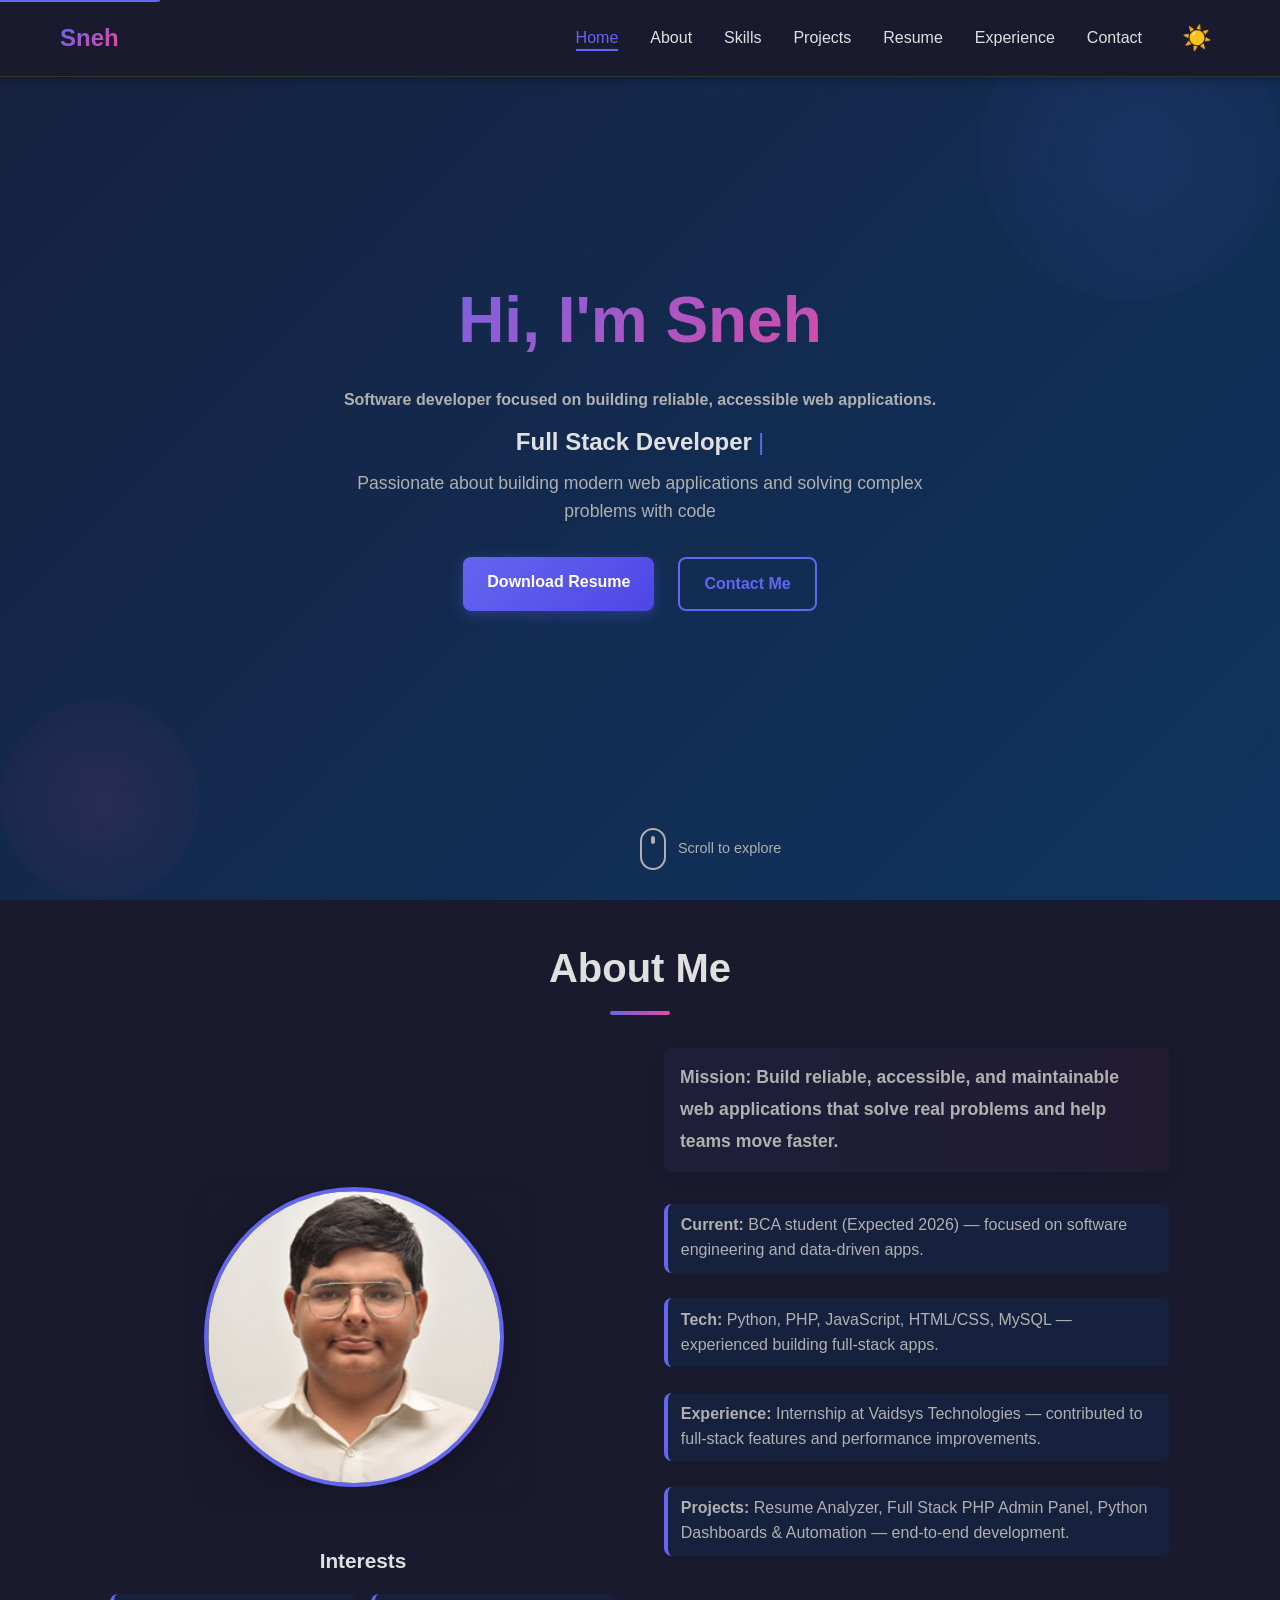
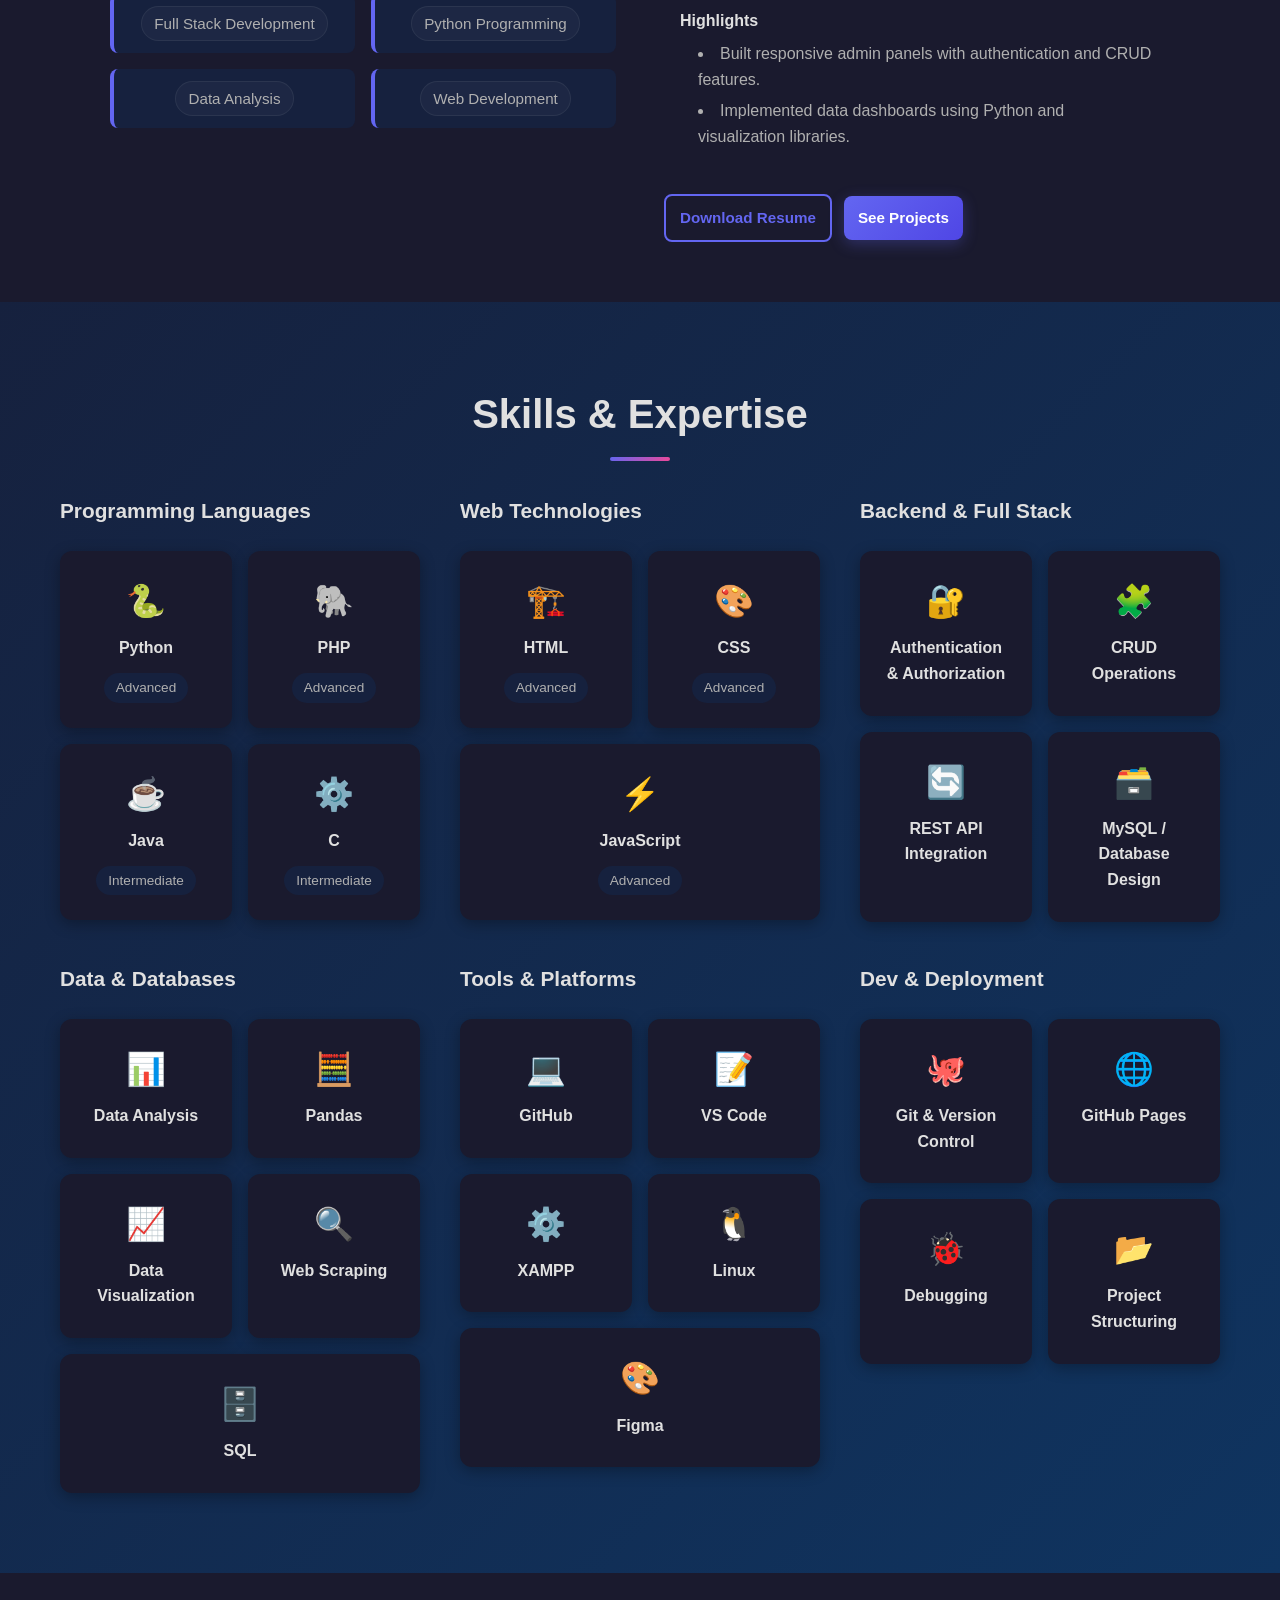
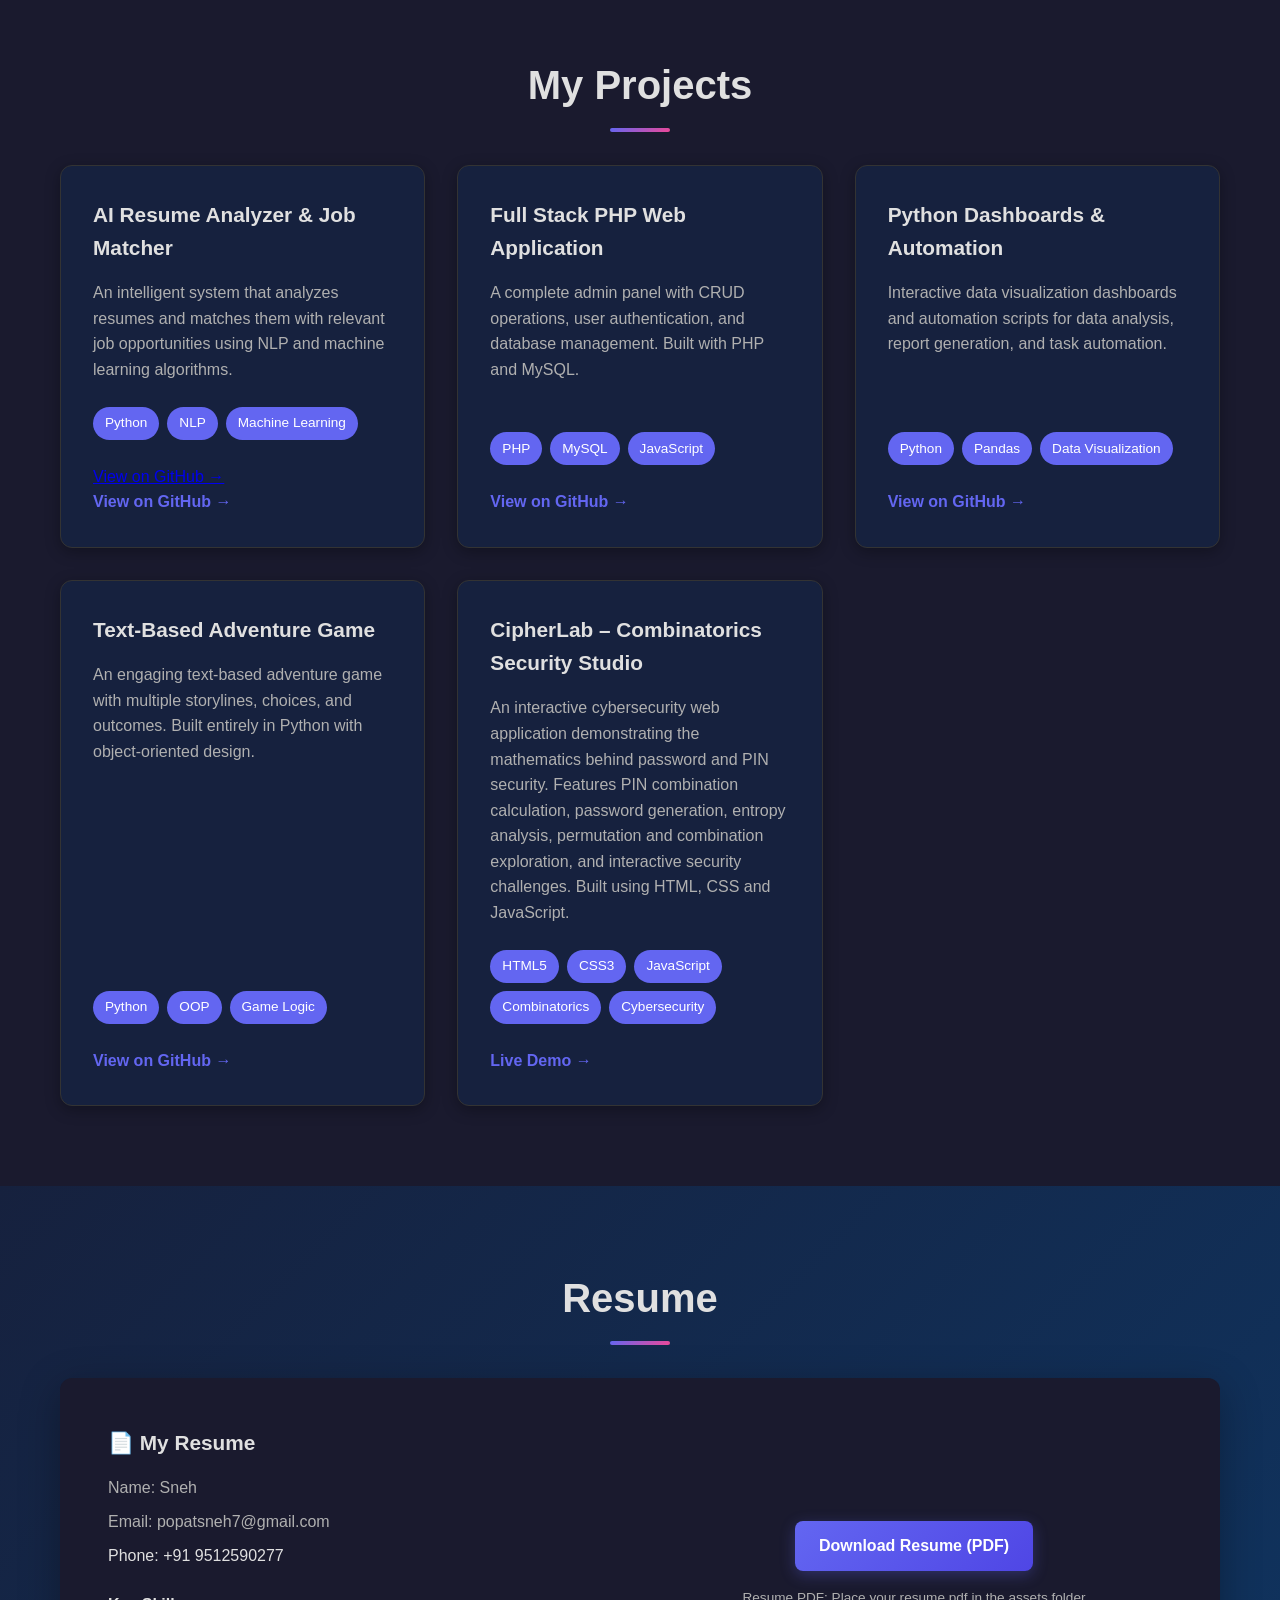
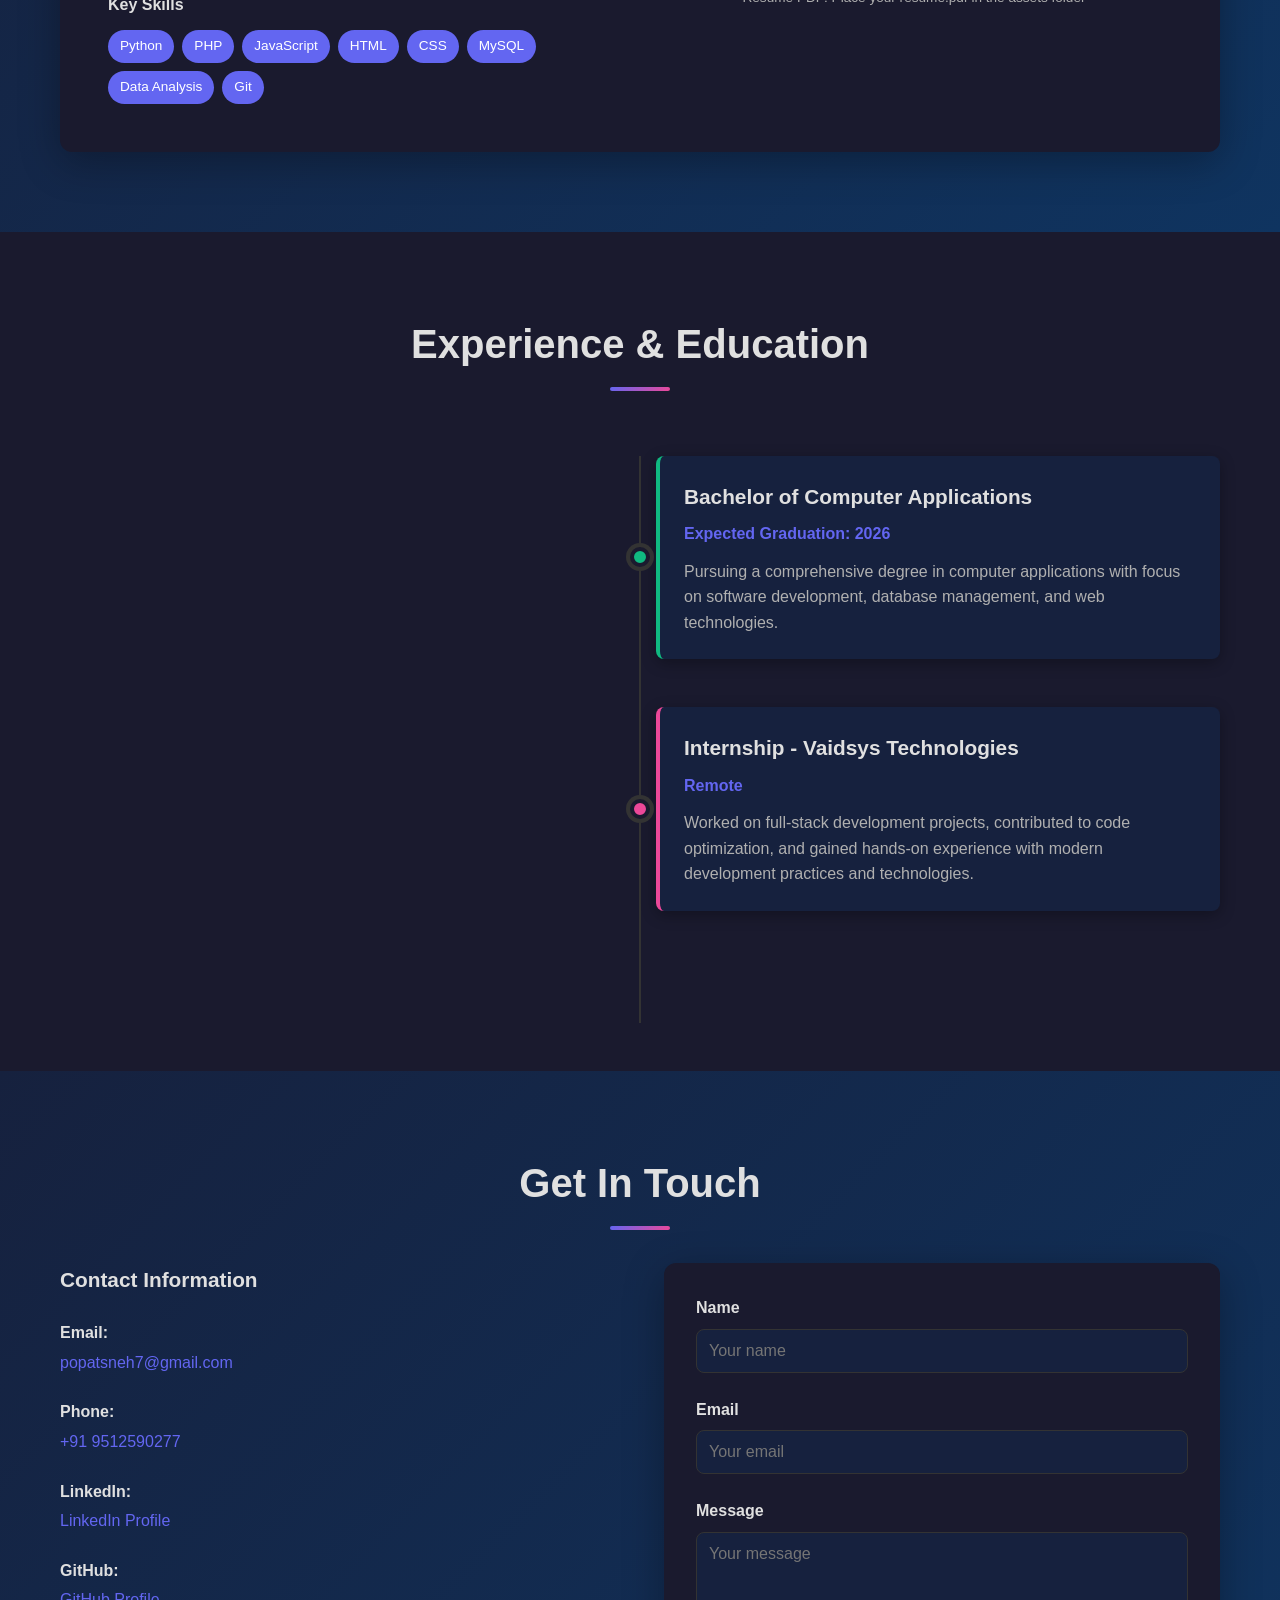
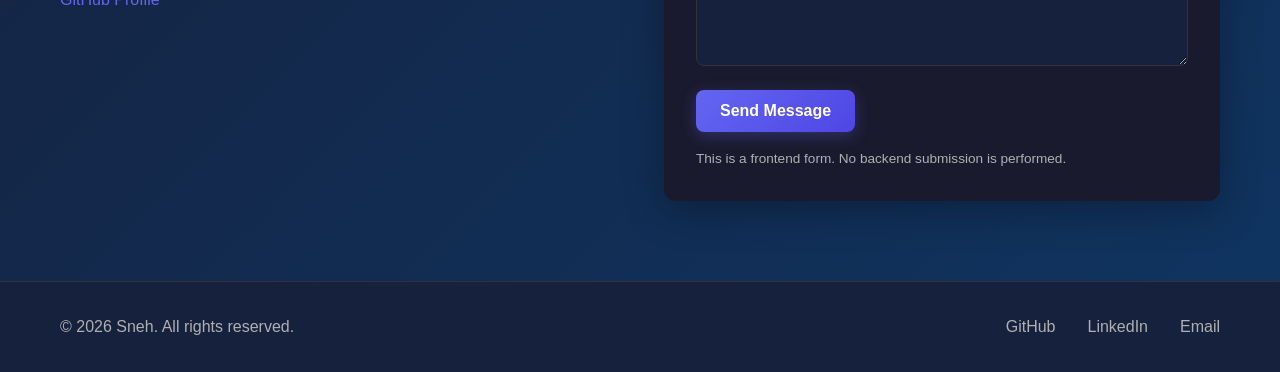
<file: index.html>
<!DOCTYPE html>
<html lang="en">
<head>
    <meta charset="UTF-8">
    <meta name="viewport" content="width=device-width, initial-scale=1.0">
    <meta name="description" content="Full Stack Developer & BCA Student - Portfolio showcasing projects, skills, and experience">
    <meta name="keywords" content="portfolio, developer, full stack, BCA, Python, PHP, JavaScript">
    <meta name="author" content="Sneh">
    <title>Sneh | Full Stack Developer & BCA Student</title>
    <script>
        // Prevent FOUC by applying theme class before CSS loads.
        // If user has no saved preference, default to dark to match JS behavior.
        (function() {
            try {
                var theme = localStorage.getItem('theme');
                if (theme === 'light') {
                    // ensure light: remove any dark-mode class
                    document.documentElement.classList.remove('dark-mode');
                } else {
                    // default to dark when no preference or explicitly 'dark'
                    document.documentElement.classList.add('dark-mode');
                }
            } catch (e) {
                // ignore (e.g., blocked localStorage)
            }
        })();
    </script>
    <link rel="stylesheet" href="css/style.css">
</head>
<body>
    <!-- Navigation -->
    <nav class="navbar" role="navigation">
        <div class="container">
            <div class="nav-wrapper">
                <div class="logo">
                    <a href="#home" class="logo-text">Sneh</a>
                </div>
                <button class="nav-toggle" id="navToggle" aria-label="Toggle navigation" aria-expanded="false" aria-controls="navMenu">
                    <span></span>
                    <span></span>
                    <span></span>
                </button>
                <ul class="nav-menu" id="navMenu">
                    <li><a href="#home" class="nav-link">Home</a></li>
                    <li><a href="#about" class="nav-link">About</a></li>
                    <li><a href="#skills" class="nav-link">Skills</a></li>
                    <li><a href="#projects" class="nav-link">Projects</a></li>
                    <li><a href="#resume" class="nav-link">Resume</a></li>
                    <li><a href="#experience" class="nav-link">Experience</a></li>
                    <li><a href="#contact" class="nav-link">Contact</a></li>
                    <li>
                        <button class="theme-toggle" id="themeToggle" aria-label="Toggle dark mode" aria-pressed="false">
                            <span class="theme-icon">🌙</span>
                        </button>
                    </li>
                </ul>
            </div>
        </div>
    </nav>

    <!-- Home Section -->
    <section id="home" class="hero">
        <div class="container">
            <div class="hero-content">
                <h1 class="hero-title reveal-item" data-delay="0.05">Hi, I'm Sneh</h1>
                <p class="hero-subtitle reveal-item" data-delay="0.15">Software developer focused on building reliable, accessible web applications.</p>
                <p class="hero-tagline reveal-item" aria-live="polite" data-delay="0.3">
                    <span id="typed" class="typed-text"></span><span class="typed-cursor" aria-hidden="true">|</span>
                </p>
                <p class="hero-description reveal-item" data-delay="0.45">Passionate about building modern web applications and solving complex problems with code</p>
                <div class="hero-buttons reveal-item" data-delay="0.6">
                    <a href="#resume" class="btn btn-primary" aria-label="Download resume">Download Resume</a>
                    <a href="#contact" class="btn btn-secondary" aria-label="Contact me">Contact Me</a>
                </div>
                <div class="scroll-indicator reveal-item" aria-hidden="true" data-delay="0.8">
                    <div class="mouse">
                        <span class="wheel"></span>
                    </div>
                    <span class="scroll-text">Scroll to explore</span>
                </div>
            </div>
        </div>
    </section>

    <!-- Projects moved above -->

    <!-- About Section -->
    <section id="about" class="about">
        <div class="container">
            <h2 class="section-title">About Me</h2>
            <div class="about-content">
                <aside class="about-aside" aria-label="Profile and interests">
                        <figure class="profile-figure">
                            <img src="assets/profile.jpeg" alt="Sneh - profile photo" class="profile-img">
                        </figure>

                        <div class="interests" aria-labelledby="interestsHeading">
                            <h3 id="interestsHeading">Interests</h3>
                            <ul class="interests-list">
                                <li><button class="interest-pill" type="button">Full Stack Development</button></li>
                                <li><button class="interest-pill" type="button">Python Programming</button></li>
                                <li><button class="interest-pill" type="button">Data Analysis</button></li>
                                <li><button class="interest-pill" type="button">Web Development</button></li>
                            </ul>
                        </div>
                    </aside>
                <div class="about-text">
                    <p class="mission">Mission: Build reliable, accessible, and maintainable web applications that solve real problems and help teams move faster.</p>

                    <ul class="about-list">
                        <li><strong>Current:</strong> BCA student (Expected 2026) — focused on software engineering and data-driven apps.</li>
                        <li><strong>Tech:</strong> Python, PHP, JavaScript, HTML/CSS, MySQL — experienced building full-stack apps.</li>
                        <li><strong>Experience:</strong> Internship at Vaidsys Technologies — contributed to full-stack features and performance improvements.</li>
                        <li><strong>Projects:</strong> Resume Analyzer, Full Stack PHP Admin Panel, Python Dashboards & Automation — end-to-end development.</li>
                    </ul>

                    <div class="about-highlights">
                        <h4>Highlights</h4>
                        <ul>
                            <li>Built responsive admin panels with authentication and CRUD features.</li>
                            <li>Implemented data dashboards using Python and visualization libraries.</li>
                        </ul>
                    </div>

                    <div class="about-actions">
                        <a href="assets/resume.pdf" class="btn btn-secondary about-cta" download aria-label="Download resume">Download Resume</a>
                        <a href="#projects" class="btn btn-primary about-cta" aria-label="View projects">See Projects</a>
                    </div>

                    
                </div>
            </div>
        </div>
    </section>

    <!-- Skills Section -->
    <section id="skills" class="skills">
        <div class="container">
            <h2 class="section-title">Skills & Expertise</h2>
                <div class="skills-grid">
                <!-- Programming Languages -->
                <div class="skill-category">
                    <h3>Programming Languages</h3>
                    <div class="skill-cards">
                        <div class="skill-card">
                            <div class="skill-icon">🐍</div>
                            <div class="skill-name">Python</div>
                            <div class="skill-level">Advanced</div>
                        </div>
                        <div class="skill-card">
                            <div class="skill-icon">🐘</div>
                            <div class="skill-name">PHP</div>
                            <div class="skill-level">Advanced</div>
                        </div>
                        <div class="skill-card">
                            <div class="skill-icon">☕</div>
                            <div class="skill-name">Java</div>
                            <div class="skill-level">Intermediate</div>
                        </div>
                        <div class="skill-card">
                            <div class="skill-icon">⚙️</div>
                            <div class="skill-name">C</div>
                            <div class="skill-level">Intermediate</div>
                        </div>
                    </div>
                </div>

                <!-- Web Technologies -->
                <div class="skill-category">
                    <h3>Web Technologies</h3>
                    <div class="skill-cards">
                        <div class="skill-card">
                            <div class="skill-icon">🏗️</div>
                            <div class="skill-name">HTML</div>
                            <div class="skill-level">Advanced</div>
                        </div>
                        <div class="skill-card">
                            <div class="skill-icon">🎨</div>
                            <div class="skill-name">CSS</div>
                            <div class="skill-level">Advanced</div>
                        </div>
                        <div class="skill-card">
                            <div class="skill-icon">⚡</div>
                            <div class="skill-name">JavaScript</div>
                            <div class="skill-level">Advanced</div>
                        </div>
                    </div>
                </div>

                <!-- Backend & Full Stack -->
                <div class="skill-category">
                    <h3>Backend & Full Stack</h3>
                    <div class="skill-cards">
                        <div class="skill-card">
                            <div class="skill-icon">🔐</div>
                            <div class="skill-name">Authentication & Authorization</div>
                        </div>
                        <div class="skill-card">
                            <div class="skill-icon">🧩</div>
                            <div class="skill-name">CRUD Operations</div>
                        </div>
                        <div class="skill-card">
                            <div class="skill-icon">🔄</div>
                            <div class="skill-name">REST API Integration</div>
                        </div>
                        <div class="skill-card">
                            <div class="skill-icon">🗃️</div>
                            <div class="skill-name">MySQL / Database Design</div>
                        </div>
                    </div>
                </div>

                <!-- Data & Databases -->
                <div class="skill-category">
                    <h3>Data & Databases</h3>
                    <div class="skill-cards">
                        <div class="skill-card">
                            <div class="skill-icon">📊</div>
                            <div class="skill-name">Data Analysis</div>
                        </div>
                        <div class="skill-card">
                            <div class="skill-icon">🧮</div>
                            <div class="skill-name">Pandas</div>
                        </div>
                        <div class="skill-card">
                            <div class="skill-icon">📈</div>
                            <div class="skill-name">Data Visualization</div>
                        </div>
                        <div class="skill-card">
                            <div class="skill-icon">🔍</div>
                            <div class="skill-name">Web Scraping</div>
                        </div>
                        <div class="skill-card">
                            <div class="skill-icon">🗄️</div>
                            <div class="skill-name">SQL</div>
                        </div>
                    </div>
                </div>

                <!-- Tools & Platforms -->
                <div class="skill-category">
                    <h3>Tools & Platforms</h3>
                    <div class="skill-cards">
                        <div class="skill-card">
                            <div class="skill-icon">💻</div>
                            <div class="skill-name">GitHub</div>
                        </div>
                        <div class="skill-card">
                            <div class="skill-icon">📝</div>
                            <div class="skill-name">VS Code</div>
                        </div>
                        <div class="skill-card">
                            <div class="skill-icon">⚙️</div>
                            <div class="skill-name">XAMPP</div>
                        </div>
                        <div class="skill-card">
                            <div class="skill-icon">🐧</div>
                            <div class="skill-name">Linux</div>
                        </div>
                        <div class="skill-card">
                            <div class="skill-icon">🎨</div>
                            <div class="skill-name">Figma</div>
                        </div>
                    </div>
                </div>

                <!-- Dev & Deployment -->
                <div class="skill-category">
                    <h3>Dev & Deployment</h3>
                    <div class="skill-cards">
                        <div class="skill-card">
                            <div class="skill-icon">🐙</div>
                            <div class="skill-name">Git & Version Control</div>
                        </div>
                        <div class="skill-card">
                            <div class="skill-icon">🌐</div>
                            <div class="skill-name">GitHub Pages</div>
                        </div>
                        <div class="skill-card">
                            <div class="skill-icon">🐞</div>
                            <div class="skill-name">Debugging</div>
                        </div>
                        <div class="skill-card">
                            <div class="skill-icon">📂</div>
                            <div class="skill-name">Project Structuring</div>
                        </div>
                    </div>
                </div>
            </div>
        </div>
    </section>

    <!-- Projects Section -->
    <section id="projects" class="projects">
        <div class="container">
            <h2 class="section-title">My Projects</h2>
            <div class="projects-grid">
                <!-- Project 1 -->
                <div class="project-card">
                    <div class="project-header">
                        <h3>AI Resume Analyzer & Job Matcher</h3>
                    </div>
                    <p class="project-description">
                        An intelligent system that analyzes resumes and matches them with relevant job opportunities using NLP and machine learning algorithms.
                    </p>
                    <div class="tech-stack">
                        <span class="tech-tag">Python</span>
                        <span class="tech-tag">NLP</span>
                        <span class="tech-tag">Machine Learning</span>
                    </div>
                    <a href="cipherlab.html">View on GitHub →</a>

                    <a href="https://github.com/sneh-0101" class="project-link" target="_blank">View on GitHub →</a>

                </div>

                <!-- Project 2 -->
                <div class="project-card">
                    <div class="project-header">
                        <h3>Full Stack PHP Web Application</h3>
                    </div>
                    <p class="project-description">
                        A complete admin panel with CRUD operations, user authentication, and database management. Built with PHP and MySQL.
                    </p>
                    <div class="tech-stack">
                        <span class="tech-tag">PHP</span>
                        <span class="tech-tag">MySQL</span>
                        <span class="tech-tag">JavaScript</span>
                    </div>
                    <a href="https://github.com/sneh-0101" class="project-link" target="_blank">View on GitHub →</a>
                </div>

                <!-- Project 3 -->
                <div class="project-card">
                    <div class="project-header">
                        <h3>Python Dashboards & Automation</h3>
                    </div>
                    <p class="project-description">
                        Interactive data visualization dashboards and automation scripts for data analysis, report generation, and task automation.
                    </p>
                    <div class="tech-stack">
                        <span class="tech-tag">Python</span>
                        <span class="tech-tag">Pandas</span>
                        <span class="tech-tag">Data Visualization</span>
                    </div>
                    <a href="https://github.com/sneh-0101" class="project-link" target="_blank">View on GitHub →</a>
                </div>

                <!-- Project 4 -->
                <div class="project-card">
                    <div class="project-header">
                        <h3>Text-Based Adventure Game</h3>
                    </div>
                    <p class="project-description">
                        An engaging text-based adventure game with multiple storylines, choices, and outcomes. Built entirely in Python with object-oriented design.
                    </p>
                    <div class="tech-stack">
                        <span class="tech-tag">Python</span>
                        <span class="tech-tag">OOP</span>
                        <span class="tech-tag">Game Logic</span>
                    </div>
                    <a href="https://github.com/sneh-0101" class="project-link" target="_blank">View on GitHub →</a>
                </div>

                 <div class="project-card">
    <div class="project-header">
        <h3>CipherLab – Combinatorics Security Studio</h3>
    </div>
    <p class="project-description">
        An interactive cybersecurity web application demonstrating the mathematics behind password and PIN security. Features PIN combination calculation, password generation, entropy analysis, permutation and combination exploration, and interactive security challenges. Built using HTML, CSS and JavaScript.
    </p>
    <div class="tech-stack">
        <span class="tech-tag">HTML5</span>
        <span class="tech-tag">CSS3</span>
        <span class="tech-tag">JavaScript</span>
        <span class="tech-tag">Combinatorics</span>
        <span class="tech-tag">Cybersecurity</span>
    </div>
    <a href="cipherlab.html" class="project-link" target="_blank">
        Live Demo →
    </a>
</div>
            </div>
        </div>
    </section>

    <!-- Resume Section -->
    <section id="resume" class="resume">
        <div class="container">
            <h2 class="section-title">Resume</h2>
            <div class="resume-content">
                <div class="resume-info">
                    <div class="resume-detail">
                        <h3>📄 My Resume</h3>
                        <p id="resumeName">Loading...</p>
                        <p id="resumeEmail">Loading...</p>
                        <p id="resumePhone">Loading...</p>
                        <div class="skills-preview">
                            <h4>Key Skills</h4>
                            <div id="resumeSkills">Loading...</div>
                        </div>
                    </div>
                    <div class="resume-action">
                        <a href="assets/resume.pdf" class="btn btn-primary" download>Download Resume (PDF)</a>
                        <p class="resume-note">Resume PDF: Place your resume.pdf in the assets folder</p>
                    </div>
                </div>
            </div>
        </div>
    </section>

    <!-- Experience & Education Section -->
    <section id="experience" class="experience">
        <div class="container">
            <h2 class="section-title">Experience & Education</h2>
            <div class="timeline">
                <!-- Education -->
                <div class="timeline-item education">
                    <div class="timeline-marker"></div>
                    <div class="timeline-content">
                        <h3>Bachelor of Computer Applications</h3>
                        <p class="timeline-date">Expected Graduation: 2026</p>
                        <p class="timeline-description">
                            Pursuing a comprehensive degree in computer applications with focus on software development, 
                            database management, and web technologies.
                        </p>
                    </div>
                </div>

                <!-- Internship -->
                <div class="timeline-item internship">
                    <div class="timeline-marker"></div>
                    <div class="timeline-content">
                        <h3>Internship - Vaidsys Technologies</h3>
                        <p class="timeline-date">Remote</p>
                        <p class="timeline-description">
                            Worked on full-stack development projects, contributed to code optimization, and gained 
                            hands-on experience with modern development practices and technologies.
                        </p>
                    </div>
                </div>
            </div>
        </div>
    </section>

    <!-- Contact Section -->
    <section id="contact" class="contact">
        <div class="container">
            <h2 class="section-title">Get In Touch</h2>
            <div class="contact-content">
                <div class="contact-info">
                    <h3>Contact Information</h3>
                    <div class="contact-details">
                        <div class="contact-item">
                            <span class="contact-label">Email:</span>
                            <a href="mailto:popatsneh7@gmail.com">popatsneh7@gmail.com</a>
                        </div>
                        <div class="contact-item">
                            <span class="contact-label">Phone:</span>
                            <a href="tel:+919512590277">+91 9512590277</a>
                        </div>
                        <div class="contact-item">
                            <span class="contact-label">LinkedIn:</span>
                            <a href="https://www.linkedin.com/in/sneh-popat-6183ba267/" target="_blank">LinkedIn Profile</a>
                        </div>
                        <div class="contact-item">
                            <span class="contact-label">GitHub:</span>
                            <a href="https://github.com/sneh-0101" target="_blank">GitHub Profile</a>
                        </div>
                    </div>
                </div>

                <form class="contact-form" id="contactForm">
                    <div class="form-group">
                        <label for="name">Name</label>
                        <input type="text" id="name" name="name" required placeholder="Your name">
                        <span class="error-message" id="nameError"></span>
                    </div>

                    <div class="form-group">
                        <label for="email">Email</label>
                        <input type="email" id="email" name="email" required placeholder="Your email">
                        <span class="error-message" id="emailError"></span>
                    </div>

                    <div class="form-group">
                        <label for="message">Message</label>
                        <textarea id="message" name="message" rows="6" required placeholder="Your message"></textarea>
                        <span class="error-message" id="messageError"></span>
                    </div>

                    <button type="submit" class="btn btn-primary">Send Message</button>
                    <p class="form-note">This is a frontend form. No backend submission is performed.</p>
                </form>
            </div>
        </div>
    </section>

    <!-- Footer -->
    <footer class="footer">
        <div class="container">
            <div class="footer-content">
                <div class="footer-text">
                    <p>&copy; 2026 Sneh. All rights reserved.</p>
                </div>
                <div class="footer-links">
                    <a href="https://github.com/sneh-0101" target="_blank" aria-label="GitHub" class="footer-link">
                        <span>GitHub</span>
                    </a>
                    <a href="https://www.linkedin.com/in/sneh-popat-6183ba267/" target="_blank" aria-label="LinkedIn" class="footer-link">
                        <span>LinkedIn</span>
                    </a>
                    <a href="mailto:popatsneh7@gmail.com" aria-label="Email" class="footer-link">
                        <span>Email</span>
                    </a>
                </div>
            </div>
        </div>
    </footer>

    <script src="js/script.js"></script>
</body>
</html>
</file>
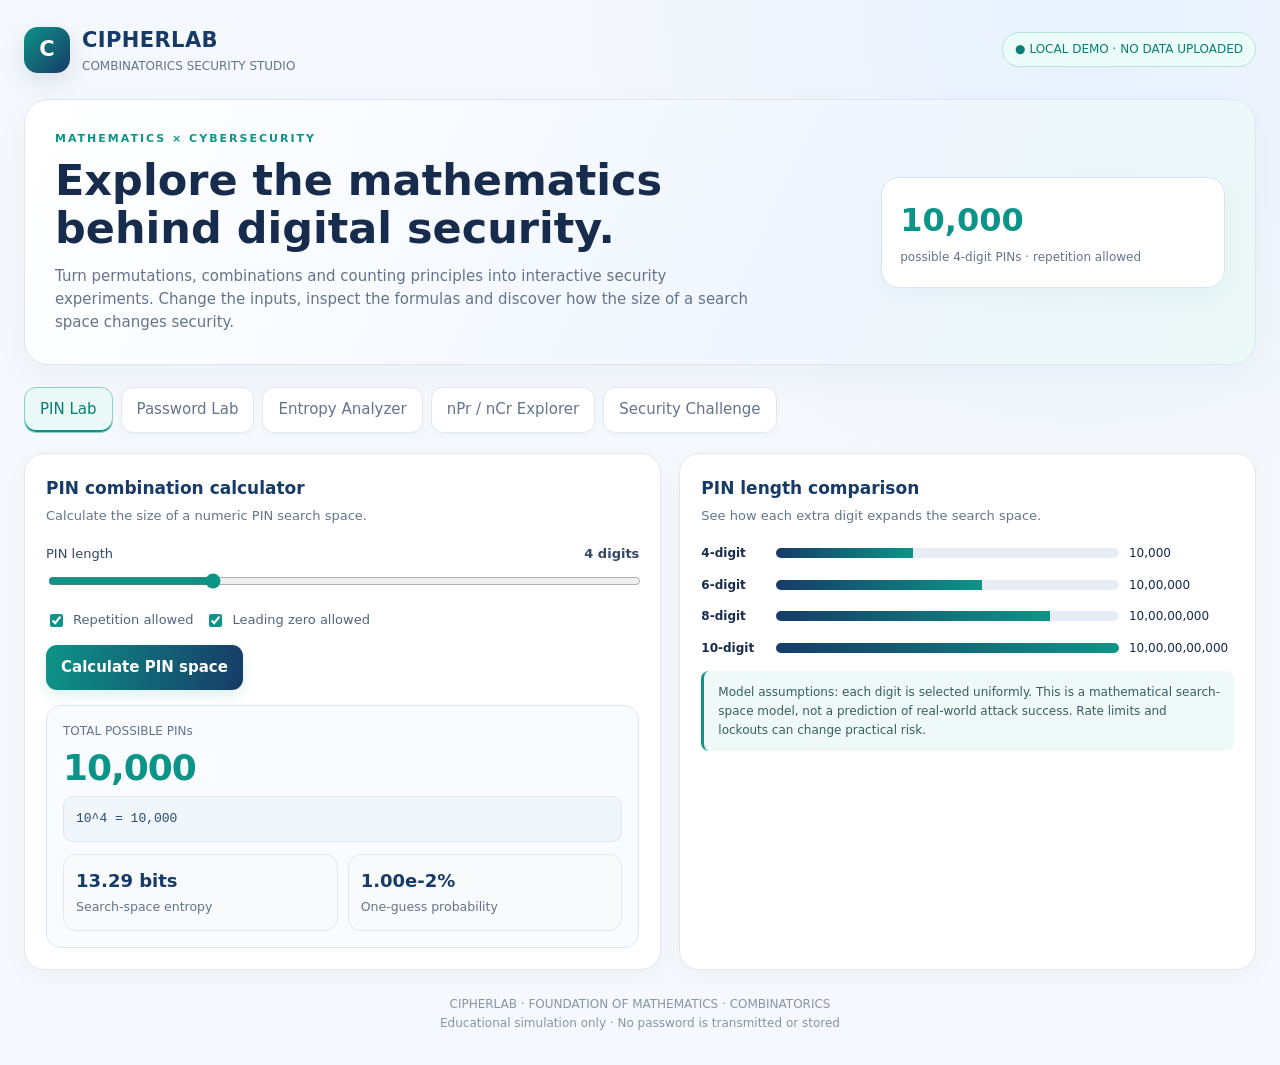
<file: cipherlab.html>
<!DOCTYPE html>
<html lang="en">
<head>
<meta charset="UTF-8">
<meta name="viewport" content="width=device-width, initial-scale=1.0">
<title>CipherLab | Combinatorics Security Studio</title>
<style>
:root{--bg:#080d19;--panel:#111a2b;--panel2:#172238;--line:#263650;--text:#edf3ff;--muted:#9aabc5;--cyan:#56e0d0;--blue:#7798ff;--purple:#b28cff;--green:#64dda2;--yellow:#ffd477;--red:#ff7d91}
*{box-sizing:border-box}body{margin:0;background:radial-gradient(circle at 80% 0%,#18264a 0,transparent 32%),var(--bg);color:var(--text);font:15px/1.55 Inter,ui-sans-serif,system-ui,-apple-system,Segoe UI,sans-serif}
button,input,select{font:inherit}button{cursor:pointer;border:0}.app{max-width:1320px;margin:auto;padding:24px}.top{display:flex;justify-content:space-between;align-items:center;gap:16px;margin-bottom:24px}.brand{display:flex;align-items:center;gap:12px}.logo{width:46px;height:46px;border-radius:14px;background:linear-gradient(135deg,var(--cyan),var(--blue));display:grid;place-items:center;color:#07111c;font-weight:900;font-size:21px;box-shadow:0 8px 30px #56e0d033}.brand h1{font-size:21px;letter-spacing:.4px;margin:0}.brand p{margin:0;color:var(--muted);font-size:12px}.pill{border:1px solid #31516b;background:#102536;color:var(--cyan);padding:7px 12px;border-radius:30px;font-size:12px}
.hero{padding:30px;border:1px solid var(--line);border-radius:24px;background:linear-gradient(115deg,#14233a,#111a2b 60%,#1c1d3b);display:grid;grid-template-columns:1.4fr .6fr;gap:24px;align-items:center;margin-bottom:22px}.eyebrow{color:var(--cyan);font-size:11px;letter-spacing:2px;font-weight:800;text-transform:uppercase}.hero h2{font-size:clamp(27px,4vw,43px);line-height:1.12;margin:9px 0 12px}.hero p{color:var(--muted);max-width:700px;margin:0}.hero-stat{border:1px solid #334969;border-radius:18px;padding:18px;background:#0b1424aa}.hero-stat strong{font-size:32px;display:block;color:var(--cyan)}.hero-stat span{color:var(--muted);font-size:12px}
.tabs{display:flex;gap:8px;flex-wrap:wrap;margin:20px 0}.tab{padding:10px 15px;background:#111a2b;border:1px solid var(--line);color:var(--muted);border-radius:12px}.tab.active{background:#183449;border-color:#397a83;color:var(--cyan)}
.layout{display:grid;grid-template-columns:1.05fr .95fr;gap:18px}.card{background:linear-gradient(145deg,#121d30,#0f1727);border:1px solid var(--line);border-radius:20px;padding:21px;min-width:0}.card h3{margin:0 0 5px;font-size:17px}.sub{color:var(--muted);font-size:13px;margin:0 0 18px}.field{margin:14px 0}.field label{display:flex;justify-content:space-between;color:#c5d2e7;font-size:13px;margin-bottom:7px}.field input[type=number],.field input[type=text],.field select{width:100%;padding:11px 12px;border:1px solid #31415c;background:#0a1322;color:var(--text);border-radius:11px;outline:none}.field input:focus,.field select:focus{border-color:var(--cyan)}input[type=range]{width:100%;accent-color:var(--cyan)}.checks{display:flex;gap:12px;flex-wrap:wrap}.checks label{display:flex;gap:7px;align-items:center;color:var(--muted);font-size:13px}.checks input{accent-color:var(--cyan)}
.btn{padding:11px 15px;border-radius:11px;background:linear-gradient(100deg,#56e0d0,#7798ff);color:#07111c;font-weight:800}.btn.secondary{background:#1b2940;color:#dce8ff;border:1px solid #354865}.btnrow{display:flex;gap:9px;flex-wrap:wrap;margin-top:14px}.result{background:#0a1424;border:1px solid #263c57;border-radius:15px;padding:16px;margin-top:15px}.big{font-size:clamp(25px,4vw,36px);font-weight:850;letter-spacing:-1px;color:var(--cyan);overflow-wrap:anywhere}.muted{color:var(--muted);font-size:12px}.meter{height:9px;border-radius:20px;background:#25334a;overflow:hidden;margin:10px 0}.meter span{height:100%;display:block;width:0;background:linear-gradient(90deg,var(--red),var(--yellow),var(--green));transition:width .35s}.statgrid{display:grid;grid-template-columns:repeat(2,1fr);gap:10px;margin-top:12px}.mini{background:#111e31;border:1px solid #263750;padding:12px;border-radius:13px}.mini b{display:block;font-size:18px}.mini small{color:var(--muted)}.formula{font-family:ui-monospace,SFMono-Regular,Consolas,monospace;background:#091321;border:1px solid #273a55;border-radius:10px;padding:12px;color:#b9d9ff;overflow-wrap:anywhere;font-size:13px}.hidden{display:none!important}.table{width:100%;border-collapse:collapse;font-size:13px}.table th,.table td{text-align:left;padding:10px;border-bottom:1px solid #263650}.table th{color:var(--muted);font-weight:600}.good{color:var(--green)}.warn{color:var(--yellow)}.bad{color:var(--red)}.note{padding:12px 14px;border-left:3px solid var(--purple);background:#201b37;border-radius:8px;color:#d4c8f4;font-size:12px;margin-top:14px}.barrow{display:grid;grid-template-columns:65px 1fr 105px;gap:10px;align-items:center;margin:13px 0;font-size:12px}.bar{height:10px;border-radius:20px;background:#25334a;overflow:hidden}.bar i{display:block;height:100%;background:linear-gradient(90deg,var(--blue),var(--cyan))}.footer{color:#71839e;text-align:center;font-size:12px;padding:25px 0 8px}.section{display:none}.section.active{display:block}.quizopt{display:block;width:100%;text-align:left;padding:12px;margin:8px 0;border:1px solid #2b3d59;border-radius:10px;background:#101b2d;color:var(--text)}.quizopt:hover{border-color:var(--cyan)}.feedback{font-size:13px;margin-top:10px}
@media(max-width:850px){.hero,.layout{grid-template-columns:1fr}.app{padding:15px}.hero{padding:22px}.top{align-items:flex-start;flex-direction:column}}@media(max-width:480px){.statgrid{grid-template-columns:1fr}.barrow{grid-template-columns:55px 1fr 85px}}

/* ===== CipherLab Premium Light Theme ===== */
:root{
  --bg:#f5f8fc;
  --panel:#ffffff;
  --panel2:#f8fafc;
  --line:#e2e8f0;
  --text:#172b4d;
  --muted:#64748b;
  --cyan:#0d9488;
  --blue:#173b67;
  --purple:#7863b5;
  --green:#15865c;
  --yellow:#b7791f;
  --red:#d1435b;
}
body{
  background:radial-gradient(circle at 85% 0%,#e7f1ff 0,transparent 34%),#f5f8fc;
  color:var(--text);
}
.logo{
  background:linear-gradient(135deg,#0d9488,#173b67);
  color:#fff;
  box-shadow:0 8px 24px #173b6720;
}
.brand h1{color:#173b67}
.brand p{color:#64748b}
.pill{
  border:1px solid #b8e2dc;
  background:#ecfdf9;
  color:#087f75;
}
.hero{
  border:1px solid #dce7f3;
  background:linear-gradient(115deg,#ffffff 0%,#f0f6ff 62%,#eaf8f6 100%);
  box-shadow:0 12px 35px #173b670b;
}
.eyebrow{color:#0d9488}
.hero p{color:#64748b}
.hero-stat{
  border:1px solid #d9e5f2;
  background:#ffffff;
  box-shadow:0 8px 25px #173b670b;
}
.hero-stat strong{color:#0d9488}
.hero-stat span{color:#64748b}
.tab{
  background:#ffffff;
  border:1px solid #e2e8f0;
  color:#64748b;
  box-shadow:0 2px 8px #173b6708;
  transition:all .2s ease;
}
.tab:hover{border-color:#8fcfc7;color:#173b67;background:#f8fffd}
.tab.active{
  background:#eaf8f6;
  border-color:#8bd0c7;
  color:#087f75;
  box-shadow:inset 0 -2px 0 #0d9488;
}
.card{
  background:#ffffff;
  border:1px solid #e2e8f0;
  box-shadow:0 8px 24px #173b6709;
}
.card h3{color:#173b67}
.sub{color:#64748b}
.field label{color:#334765}
.field input[type=number],
.field input[type=text],
.field select{
  border:1px solid #d7e0eb;
  background:#fbfdff;
  color:#172b4d;
}
.field input:focus,.field select:focus{
  border-color:#0d9488;
  box-shadow:0 0 0 3px #0d94881a;
}
.checks label{color:#52647d}
.checks input{accent-color:#0d9488}
.btn{
  background:linear-gradient(100deg,#0d9488,#173b67);
  color:#fff;
  box-shadow:0 5px 14px #0d948824;
  transition:transform .2s ease,box-shadow .2s ease;
}
.btn:hover{transform:translateY(-1px);box-shadow:0 8px 18px #0d94882b}
.btn.secondary{
  background:#f1f5f9;
  color:#173b67;
  border:1px solid #d9e2ed;
  box-shadow:none;
}
.result{
  background:#f8fbff;
  border:1px solid #dce7f3;
}
.big{color:#0d9488}
.muted{color:#64748b}
.meter{background:#e5edf5}
.meter span{background:linear-gradient(90deg,#173b67,#0d9488)}
.mini{
  background:#f8fafc;
  border:1px solid #e2e8f0;
}
.mini b{color:#173b67}
.mini small{color:#64748b}
.formula{
  background:#f1f6fb;
  border:1px solid #dce7f3;
  color:#244b73;
}
.note{
  border-left:3px solid #0d9488;
  background:#effaf8;
  color:#365e62;
}
.table th,.table td{border-bottom:1px solid #e5ebf2}
.table th{color:#64748b}
.good{color:#15865c}
.warn{color:#a66b13}
.bad{color:#c43e55}
.bar{background:#e6edf5}
.bar i{background:linear-gradient(90deg,#173b67,#0d9488)}
.quizopt{
  border:1px solid #dce5ef;
  background:#fbfdff;
  color:#243b5a;
  transition:all .18s ease;
}
.quizopt:hover{
  border-color:#0d9488;
  background:#effaf8;
}
.footer{color:#8795a8}
@media(max-width:850px){
  .hero{background:linear-gradient(145deg,#fff,#eff6ff 65%,#eaf8f6)}
}

</style>
</head>
<body>
<div class="app">
<header class="top"><div class="brand"><div class="logo">C</div><div><h1>CIPHERLAB</h1><p>COMBINATORICS SECURITY STUDIO</p></div></div><div class="pill">● LOCAL DEMO · NO DATA UPLOADED</div></header>
<section class="hero"><div><div class="eyebrow">Mathematics × Cybersecurity</div><h2>Explore the mathematics<br>behind digital security.</h2><p>Turn permutations, combinations and counting principles into interactive security experiments. Change the inputs, inspect the formulas and discover how the size of a search space changes security.</p></div><div class="hero-stat"><strong id="heroCount">10,000</strong><span>possible 4-digit PINs · repetition allowed</span></div></section>
<nav class="tabs">
<button class="tab active" data-tab="pin">PIN Lab</button><button class="tab" data-tab="password">Password Lab</button><button class="tab" data-tab="entropy">Entropy Analyzer</button><button class="tab" data-tab="explorer">nPr / nCr Explorer</button><button class="tab" data-tab="challenge">Security Challenge</button>
</nav>
<section id="pin" class="section active">
<div class="layout">
<div class="card"><h3>PIN combination calculator</h3><p class="sub">Calculate the size of a numeric PIN search space.</p>
<div class="field"><label>PIN length <b id="pinLenLabel">4 digits</b></label><input id="pinLen" type="range" min="1" max="12" value="4"></div>
<div class="checks"><label><input id="pinRepeat" type="checkbox" checked> Repetition allowed</label><label><input id="pinZero" type="checkbox" checked> Leading zero allowed</label></div>
<div class="btnrow"><button class="btn" id="calcPin">Calculate PIN space</button></div>
<div class="result"><div class="muted">TOTAL POSSIBLE PINs</div><div class="big" id="pinTotal">10,000</div><div class="formula" id="pinFormula">10⁴ = 10,000</div><div class="statgrid"><div class="mini"><b id="pinBits">13.29 bits</b><small>Search-space entropy</small></div><div class="mini"><b id="pinChance">0.01%</b><small>One-guess probability</small></div></div></div>
</div>
<div class="card"><h3>PIN length comparison</h3><p class="sub">See how each extra digit expands the search space.</p><div id="pinBars"></div><div class="note">Model assumptions: each digit is selected uniformly. This is a mathematical search-space model, not a prediction of real-world attack success. Rate limits and lockouts can change practical risk.</div></div>
</div></section>
<section id="password" class="section">
<div class="layout">
<div class="card"><h3>Password space builder</h3><p class="sub">Choose a character pool and calculate all possible strings of a fixed length.</p>
<div class="field"><label>Password length <b id="pwLenLabel">12 characters</b></label><input id="pwLen" type="range" min="1" max="40" value="12"></div>
<div class="checks"><label><input id="lower" type="checkbox" checked> Lowercase (26)</label><label><input id="upper" type="checkbox" checked> Uppercase (26)</label><label><input id="digits" type="checkbox" checked> Digits (10)</label><label><input id="symbols" type="checkbox"> Symbols (32)</label></div>
<div class="btnrow"><button class="btn" id="calcPw">Calculate search space</button><button class="btn secondary" id="generatePw">Generate sample password</button></div>
<div class="result"><div class="muted">CHARACTER POOL SIZE</div><div class="big" id="poolSize">62</div><div class="formula" id="pwFormula">62¹² possible strings</div><div class="statgrid"><div class="mini"><b id="pwCount">3.23 × 10²¹</b><small>Possible strings</small></div><div class="mini"><b id="pwBits">71.45 bits</b><small>Maximum theoretical entropy</small></div></div><div class="field"><label>Generated example</label><input type="text" id="generated" readonly value="Click Generate sample password"></div><div class="muted">Generated locally using your browser's cryptographic random generator where available.</div></div>
</div>
<div class="card"><h3>How the counting principle works</h3><p class="sub">Each position can contain any character from the selected pool.</p><div class="formula">Total strings = (pool size) ^ (password length)</div><p class="muted">If the pool contains 62 characters and the password has 12 positions, there are 62 choices for each position. By the multiplication principle, multiply 62 by itself 12 times.</p><div class="result"><div class="muted">ILLUSTRATIVE SEARCH-SPACE SCALE</div><div id="pwScale" class="big">3.23 × 10²¹</div><div class="meter"><span id="pwMeter" style="width:71%"></span></div><div class="muted">Entropy is log₂(total possibilities). Actual password strength also depends on predictability, reuse and how passwords are chosen.</div></div></div>
</div></section>
<section id="entropy" class="section">
<div class="layout">
<div class="card"><h3>Entropy & guessing-time analyzer</h3><p class="sub">Estimate theoretical search effort for a uniformly random password.</p>
<div class="field"><label>Character pool size</label><input id="poolCustom" type="number" min="2" max="1000" value="62"></div>
<div class="field"><label>Password length</label><input id="lenCustom" type="number" min="1" max="200" value="12"></div>
<div class="field"><label>Hypothetical guesses per second</label><select id="rate"><option value="1000">1,000 · slow online-style example</option><option value="1000000" selected>1 million · illustrative rate</option><option value="1000000000">1 billion · high-speed hypothetical</option><option value="1000000000000">1 trillion · extreme hypothetical</option></select></div>
<button class="btn" id="calcEntropy">Analyze theoretical strength</button>
<div class="result"><div class="muted">THEORETICAL ENTROPY</div><div class="big" id="entropyBits">71.45 bits</div><div class="meter"><span id="entropyMeter" style="width:71%"></span></div><div class="statgrid"><div class="mini"><b id="entropySpace">3.23 × 10²¹</b><small>Possible strings</small></div><div class="mini"><b id="guessTime">51,000 years</b><small>Average exhaustive-search time</small></div></div></div>
</div>
<div class="card"><h3>Interpret the result</h3><table class="table"><tr><th>Entropy</th><th>Illustrative interpretation</th></tr><tr><td>Below 28 bits</td><td class="bad">Small search space</td></tr><tr><td>28–59 bits</td><td class="warn">Moderate search space</td></tr><tr><td>60–79 bits</td><td class="good">Large search space</td></tr><tr><td>80+ bits</td><td class="good">Very large search space</td></tr></table><div class="note">These are educational bands, not a universal security standard. The time estimate assumes uniformly random candidates and a constant guessing rate. Real attackers may use dictionaries, leaked passwords, throttling or other strategies.</div></div>
</div></section>
<section id="explorer" class="section">
<div class="layout">
<div class="card"><h3>Permutation & combination explorer</h3><p class="sub">Compare arrangements (order matters) with selections (order does not matter).</p>
<div class="field"><label>Total items (n)</label><input type="number" id="nVal" min="0" max="170" value="5"></div><div class="field"><label>Items selected (r)</label><input type="number" id="rVal" min="0" max="170" value="3"></div>
<button class="btn" id="calcNR">Calculate nPr and nCr</button>
<div class="result"><div class="statgrid"><div class="mini"><small>PERMUTATION · nPr</small><b id="permVal">60</b><div class="muted">Order matters</div></div><div class="mini"><small>COMBINATION · nCr</small><b id="combVal">10</b><div class="muted">Order does not matter</div></div></div><div class="formula" id="nrFormula">5P3 = 5! / (5−3)! = 60<br>5C3 = 5! / (3! × 2!) = 10</div></div></div>
<div class="card"><h3>Computing connection</h3><div class="mini"><b>Permutation</b><small>Arrange 3 different tasks in 5 available execution slots where order changes the schedule.</small></div><div class="mini" style="margin-top:10px"><b>Combination</b><small>Select 3 students from a group of 5 for a project team where selection order does not matter.</small></div><div class="note">The key question is: does changing the order create a different outcome? If yes, use permutations. If no, use combinations.</div></div>
</div></section>
<section id="challenge" class="section">
<div class="layout"><div class="card"><h3>Combinatorics security challenge</h3><p class="sub">Test whether you can apply the mathematics behind the interface.</p><div class="pill" id="qCount">QUESTION 1 / 4</div><h3 id="question" style="margin-top:18px">How many 4-digit PINs are possible if repetition is allowed?</h3><div id="options"></div><div class="feedback" id="feedback"></div><div class="btnrow"><button class="btn secondary" id="nextQ">Next question</button></div></div><div class="card"><h3>Learning outcomes</h3><ul class="muted" style="padding-left:19px;line-height:2"><li>Apply the multiplication principle.</li><li>Distinguish permutations from combinations.</li><li>Calculate search-space size and entropy.</li><li>Connect mathematical models to cybersecurity.</li></ul><div class="result"><div class="muted">YOUR SCORE</div><div class="big" id="score">0 / 4</div></div></div></div>
</section>
<div class="footer">CIPHERLAB · FOUNDATION OF MATHEMATICS · COMBINATORICS<br>Educational simulation only · No password is transmitted or stored</div>
</div>
<script>
const $=id=>document.getElementById(id);
const fmt=n=>{if(!Number.isFinite(n))return "Extremely large";if(n<1e12)return Math.round(n).toLocaleString("en-IN");return n.toExponential(3).replace("e+"," × 10^")};
const sci=n=>{if(!Number.isFinite(n))return "Extremely large";if(n<1e6)return Math.round(n).toLocaleString("en-IN");return n.toExponential(3).replace("e+"," × 10^")};
const log2=x=>Math.log(x)/Math.LN2;
function bigPowerLog(base,power){return power*Math.log10(base)}
function showTabs(){document.querySelectorAll(".tab").forEach(b=>b.addEventListener("click",()=>{document.querySelectorAll(".tab").forEach(x=>x.classList.toggle("active",x===b));document.querySelectorAll(".section").forEach(s=>s.classList.toggle("active",s.id===b.dataset.tab));}));}
function pinCalc(){let len=+$("pinLen").value,repeat=$("pinRepeat").checked,zero=$("pinZero").checked;let total;if(repeat)total=zero?10**len:9*10**(len-1);else total=zero?factorial(10)/factorial(10-len):9*factorial(9)/factorial(10-len);if(len>10&&!repeat){total=0;}$("pinLenLabel").textContent=len+" digits";$("pinTotal").textContent=fmt(total);$("pinFormula").textContent=repeat?(zero?`10^${len} = ${fmt(total)}`:`9 × 10^${len-1} = ${fmt(total)}`):(zero?`10P${len} = ${fmt(total)}`:`9 × 9P${len-1} = ${fmt(total)}`);$("pinBits").textContent=(total>0?log2(total):0).toFixed(2)+" bits";$("pinChance").textContent=total>0?(100/total).toExponential(2)+"%":"Not possible";$("heroCount").textContent=fmt(total);$("pinBars").innerHTML=[4,6,8,10].map(n=>{let v=10**n;let w=n*10;return `<div class="barrow"><b>${n}-digit</b><div class="bar"><i style="width:${w}%"></i></div><span>${fmt(v)}</span></div>`}).join("");}
function factorial(n){if(n<0||n>170)return Infinity;let x=1;for(let i=2;i<=n;i++)x*=i;return x}
function pool(){return ($("lower").checked?26:0)+($("upper").checked?26:0)+($("digits").checked?10:0)+($("symbols").checked?32:0)}
function passwordCalc(){let len=+$("pwLen").value,p=pool();$("pwLenLabel").textContent=len+" characters";$("poolSize").textContent=p;if(!p){$("pwFormula").textContent="Select at least one character group";$("pwCount").textContent="0";$("pwBits").textContent="0 bits";return}let bits=len*log2(p),lg=len*Math.log10(p),count=lg<15?fmt(10**lg):"10^"+lg.toFixed(2);$("pwFormula").textContent=`${p}^${len} possible strings`;$("pwCount").textContent=count;$("pwBits").textContent=bits.toFixed(2)+" bits";$("pwScale").textContent=count;$("pwMeter").style.width=Math.min(100,bits/100*100)+"%";}
function randomIndex(max){if(window.crypto&&crypto.getRandomValues){let a=new Uint32Array(1);crypto.getRandomValues(a);return a[0]%max;}return Math.floor(Math.random()*max)}
function generate(){let chars="";if($("lower").checked)chars+="abcdefghijklmnopqrstuvwxyz";if($("upper").checked)chars+="ABCDEFGHIJKLMNOPQRSTUVWXYZ";if($("digits").checked)chars+="0123456789";if($("symbols").checked)chars+="!\"#$%&'()*+,-./:;<=>?@[\\]^_`{|}~";if(!chars){$("generated").value="Select a character group first";return}let out="";for(let i=0;i<+$("pwLen").value;i++)out+=chars[randomIndex(chars.length)];$("generated").value=out}
function entropyCalc(){let p=Math.max(2,+$("poolCustom").value||2),l=Math.max(1,+$("lenCustom").value||1),rate=+$("rate").value,bits=l*log2(p),logSpace=l*Math.log10(p),seconds=Math.pow(10,Math.min(300,logSpace- Math.log10(rate)))/2;$("entropyBits").textContent=bits.toFixed(2)+" bits";$("entropyMeter").style.width=Math.min(100,bits/100*100)+"%";$("entropySpace").textContent=logSpace<15?fmt(Math.pow(10,logSpace)):"10^"+logSpace.toFixed(2);let years=seconds/(365.25*24*3600);$("guessTime").textContent=years>1e9?"Over 1 billion years":years>1?years.toExponential(2)+" years":seconds>86400?(seconds/86400).toFixed(1)+" days":seconds>3600?(seconds/3600).toFixed(1)+" hours":seconds>60?(seconds/60).toFixed(1)+" minutes":seconds.toFixed(1)+" seconds";}
function nrCalc(){let n=+$("nVal").value,r=+$("rVal").value;if(n<0||r<0||r>n||n>170){$("permVal").textContent=$("combVal").textContent="Invalid n and r";return}let p=factorial(n)/factorial(n-r),c=p/factorial(r);$("permVal").textContent=fmt(p);$("combVal").textContent=fmt(c);$("nrFormula").innerHTML=`${n}P${r} = ${n}! / (${n}−${r})! = ${fmt(p)}<br>${n}C${r} = ${n}! / (${r}! × (${n}−${r})!) = ${fmt(c)}`;}
const questions=[{q:"How many 4-digit PINs are possible if repetition is allowed and leading zero is allowed?",o:["40","1,000","10,000","5,040"],a:2,e:"Each of the 4 positions has 10 choices: 10 × 10 × 10 × 10 = 10,000."},{q:"Which concept counts arrangements where order matters?",o:["Combination","Permutation","Boolean algebra","Interpolation"],a:1,e:"Permutations count arrangements. Changing the order creates a different outcome."},{q:"How many ways can you select 2 students from 5?",o:["10","20","25","5"],a:0,e:"5C2 = 5! / (2! × 3!) = 10. Selection order does not matter."},{q:"A character pool has 26 characters. How many 3-character strings are possible with repetition?",o:["78","17,576","2,600","15,600"],a:1,e:"By the multiplication principle: 26³ = 17,576."}];let qi=0,score=0,answered=false;
function renderQ(){let q=questions[qi];$("qCount").textContent=`QUESTION ${qi+1} / ${questions.length}`;$("question").textContent=q.q;$("feedback").textContent="";answered=false;$("options").innerHTML=q.o.map((v,i)=>`<button class="quizopt" data-i="${i}">${String.fromCharCode(65+i)}. ${v}</button>`).join("");document.querySelectorAll(".quizopt").forEach(b=>b.addEventListener("click",()=>{if(answered)return;answered=true;let ok=+b.dataset.i===q.a;if(ok)score++;$("score").textContent=`${score} / ${questions.length}`;$("feedback").innerHTML=(ok?'<span class="good">Correct!</span> ':'<span class="bad">Not quite.</span> ')+q.e;}));}
$("pinLen").addEventListener("input",pinCalc);["pinRepeat","pinZero"].forEach(id=>$(id).addEventListener("change",pinCalc));$("calcPin").onclick=pinCalc;
$("pwLen").addEventListener("input",passwordCalc);["lower","upper","digits","symbols"].forEach(id=>$(id).addEventListener("change",passwordCalc));$("calcPw").onclick=passwordCalc;$("generatePw").onclick=generate;
$("calcEntropy").onclick=entropyCalc;$("calcNR").onclick=nrCalc;$("nextQ").onclick=()=>{qi=(qi+1)%questions.length;renderQ();if(qi===0){score=0;$("score").textContent="0 / 4"}};
showTabs();pinCalc();passwordCalc();entropyCalc();nrCalc();renderQ();
</script>
</body></html>
</file>
<file: css/style.css>
/* ==================== CSS Variables & Global Styles ==================== */

:root {
    --primary-color: #6366f1;
    --primary-dark: #4f46e5;
    --secondary-color: #ec4899;
    --accent-color: #10b981;
    
    --bg-light: #ffffff;
    --bg-light-secondary: #f9fafb;
    --bg-light-tertiary: #f3f4f6;
    
    --text-light: #1f2937;
    --text-light-secondary: #6b7280;
    --text-light-tertiary: #9ca3af;
    
    --border-light: #e5e7eb;
    --shadow-light: rgba(0, 0, 0, 0.1);
    
    --transition: all 0.3s ease;
}

:root.dark-mode,
body.dark-mode,
html.dark-mode {
    --bg-light: #1a1a2e;
    --bg-light-secondary: #16213e;
    --bg-light-tertiary: #0f3460;

    --text-light: #e0e0e0;
    --text-light-secondary: #b0b0b0;
    --text-light-tertiary: #808080;

    --border-light: #333333;
    --shadow-light: rgba(0, 0, 0, 0.3);
}

* {
    margin: 0;

    /* -------------------------------
       About Section Refinements
       - Responsive two-column layout
       - Profile image framing
       - Interest pills (keyboard accessible)
       - Lightweight content cards and spacing
       ------------------------------- */

    .about {
        padding: 36px 0;
    }

    .about-content {
        display: grid;
        grid-template-columns: 1fr;
        gap: 18px;
        align-items: start;
    }

    /* Desktop two-column */
    @media (min-width: 900px) {
        .about-content {
            grid-template-columns: 340px 1fr;
            gap: 40px;
        }
    }

    .about-aside {
        display: flex;
        flex-direction: column;
        gap: 16px;
        align-items: center;
    }

    .profile-figure {
        width: 100%;
        max-width: 320px;
        margin: 0;
        border-radius: 12px;
        overflow: hidden;
        box-shadow: 0 8px 20px rgba(16,24,40,0.06);
        border: 1px solid rgba(0,0,0,0.06);
    }

    .profile-img {
        display: block;
        width: 100%;
        height: auto;
        object-fit: cover;
    }

    .profile-figure:focus-within,
    .profile-figure:hover {
        outline: none;
        box-shadow: 0 10px 30px rgba(16,24,40,0.12);
        transform: translateZ(0);
    }

    .interests {
        width: 100%;
        text-align: center;
    }

    .interests h3 { margin: 8px 0 10px; font-size: 1.05rem; }

    .interests-list {
        list-style: none;
        padding: 0;
        margin: 0;
        display: flex;
        flex-wrap: wrap;
        gap: 8px;
        justify-content: center;
    }

    .interest-pill {
        appearance: none;
        border: 1px solid rgba(0,0,0,0.08);
        background: var(--muted-bg);
        color: var(--text-color);
        padding: 8px 12px;
        border-radius: 999px;
        font-size: 0.95rem;
        cursor: pointer;
    }

    .interest-pill:focus {
        box-shadow: 0 0 0 3px rgba(59,130,246,0.18);
        outline: none;
    }

    /* Dark mode accessible contrast for pills */
    :root.dark-mode .interest-pill,
    html.dark-mode .interest-pill,
    body.dark-mode .interest-pill {
        background: rgba(255,255,255,0.03);
        border-color: rgba(255,255,255,0.06);
    }

    .about-text article,
    .about-text .card {
        width: 100%;
    }

    /* Mission: prominent but light card */
    .mission {
        background: var(--card-bg);
        padding: 16px;
        border-radius: 10px;
        margin-bottom: 12px;
        box-shadow: 0 6px 18px rgba(15,23,42,0.04);
        font-size: 1rem;
        line-height: 1.5;
    }

    .about-list {
        background: transparent;
        padding-left: 0;
        margin: 0 0 12px 0;
    }

    .about-list li {
        margin: 8px 0;
        padding-left: 0;
        line-height: 1.55;
    }

    .about-highlights {
        background: var(--card-bg);
        padding: 12px 16px;
        border-radius: 10px;
        margin-bottom: 12px;
    }

    .about-highlights h4 { margin-top: 0; }
    .about-highlights ul { margin: 8px 0 0 18px; }
    .about-highlights li { margin: 6px 0; }

    .about-actions { display:flex; gap:12px; align-items:center; margin-top:6px; }
    .about-actions .btn { padding: 10px 14px; }

    /* Button focus/hover states */
    .about-actions .btn-primary:hover,
    .about-actions .btn-secondary:hover { transform: translateY(-1px); }
    .about-actions .btn:focus { box-shadow: 0 0 0 3px rgba(59,130,246,0.16); outline: none; }

    /* Improve readability on wide screens */
    @media (min-width:1200px) {
        .about .container { max-width: 1100px; }
        .mission { font-size: 1.02rem; }
    }

    /* Respect reduced motion */
    @media (prefers-reduced-motion: reduce) {
        .profile-figure, .interest-pill, .about-actions .btn { transition: none !important; }
    }
    padding: 0;
    box-sizing: border-box;
}

html {
    scroll-behavior: smooth;
}

body {
    font-family: -apple-system, BlinkMacSystemFont, 'Segoe UI', Roboto, 'Helvetica Neue', Arial, sans-serif;
    background-color: var(--bg-light);
    color: var(--text-light);
    line-height: 1.6;
    transition: var(--transition);
}

.container {
    max-width: 1200px;
    margin: 0 auto;
    padding: 0 20px;
.modal-content {
    background: var(--card-bg);
    color: var(--text-color);
    width: min(1000px, 94%);
    max-height: 86vh;
    overflow: hidden;
    border-radius: 10px;
    box-shadow: 0 10px 30px rgba(0,0,0,0.25);
}
.modal-body {
    display: grid;
    grid-template-columns: 1fr 380px;
    gap: 20px;
    padding: 18px;
}
.modal-close {
    position: absolute;
    right: 12px;
    top: 10px;
    background: transparent;
    border: none;
    font-size: 26px;
    color: var(--muted-color);
    cursor: pointer;
}
.modal-carousel {
    position: relative;
    background: var(--muted-bg);
    border-radius: 8px;
    display: flex;
    align-items: center;
    justify-content: center;
    padding: 12px;
    min-height: 260px;
}
.carousel-track {
    display: flex;
    gap: 12px;
    transition: transform 300ms ease;
    will-change: transform;
    overflow: hidden;
}
.carousel-slide {
    min-width: 100%;
    flex: 0 0 100%;
    display: flex;
    align-items: center;
    justify-content: center;
}
.carousel-slide img { max-width: 100%; max-height: 56vh; border-radius: 6px; }
.carousel-prev, .carousel-next {
    position: absolute;
    top: 50%;
    transform: translateY(-50%);
    background: rgba(0,0,0,0.35);
    color: #fff;
    border: none;
    width: 38px;
    height: 38px;
    border-radius: 50%;
    display: flex;
    align-items: center;
    justify-content: center;
    cursor: pointer;
}
.carousel-prev { left: 8px; }
.carousel-next { right: 8px; }
.modal-info { padding: 6px 0; }
.modal-info h3 { margin-top: 4px; }
.carousel-indicators { display:flex; gap:8px; padding:8px 18px; justify-content:center; }
.carousel-indicators button { width:10px; height:10px; border-radius:50%; background:var(--muted-color); border:none; }
.carousel-indicators button.active { background:var(--primary); }
}

/* ==================== Navigation ==================== */

.navbar {
    position: fixed;
    top: 0;
    width: 100%;
    background-color: var(--bg-light);
    border-bottom: 1px solid var(--border-light);
    box-shadow: 0 2px 10px var(--shadow-light);
    z-index: 1000;
    transition: var(--transition);
}

.navbar.scrolled {
    background-color: rgba(255,255,255,0.95);
    box-shadow: 0 6px 25px rgba(0,0,0,0.08);
    backdrop-filter: blur(6px);
}

body.dark-mode .navbar.scrolled {
    background-color: rgba(10,12,30,0.9);
    box-shadow: 0 6px 25px rgba(0,0,0,0.45);
}

.nav-wrapper {
    display: flex;
    justify-content: space-between;
    align-items: center;
    padding: 1rem 0;
}

.logo-text {
    font-size: 1.5rem;
    font-weight: 700;
    background: linear-gradient(135deg, var(--primary-color), var(--secondary-color));
    -webkit-background-clip: text;
    -webkit-text-fill-color: transparent;
    background-clip: text;
    text-decoration: none;
    cursor: pointer;
    transition: var(--transition);
}

.logo-text:hover {
    transform: scale(1.05);
}

.nav-menu {
    display: flex;
    list-style: none;
    align-items: center;
    gap: 2rem;
}

.nav-link {
    text-decoration: none;
    color: var(--text-light);
    font-weight: 500;
    transition: var(--transition);
    position: relative;
}

.nav-link::after {
    content: '';
    position: absolute;
    bottom: -5px;
    left: 0;
    width: 0;
    height: 2px;
    background: var(--primary-color);
    transition: width 0.3s ease;
}

.nav-link:hover::after {
    width: 100%;
}

.theme-toggle {
    background: none;
    border: none;
    font-size: 1.5rem;
    cursor: pointer;
    transition: var(--transition);
    padding: 0.5rem;
}

.theme-toggle:hover {
    transform: rotate(20deg);
}

.nav-toggle {
    display: none;
    flex-direction: column;
    cursor: pointer;
}

.nav-toggle span {
    width: 25px;
    height: 3px;
    background-color: var(--text-light);
    margin: 5px 0;
    transition: var(--transition);
    border-radius: 2px;
}

.nav-toggle:focus {
    outline: 2px solid rgba(99,102,241,0.25);
    outline-offset: 4px;
}

/* ==================== Hero Section ==================== */

.hero {
    min-height: 100vh;
    display: flex;
    align-items: center;
    justify-content: center;
    background: linear-gradient(135deg, var(--bg-light-secondary), var(--bg-light-tertiary));
    padding-top: 60px;
    position: relative;
    overflow: hidden;
}

.hero::before {
    content: '';
    position: absolute;
    top: 0;
    right: 0;
    width: 300px;
    height: 300px;
    background: radial-gradient(circle, var(--primary-color), transparent);
    opacity: 0.1;
    border-radius: 50%;
}

.hero::after {
    content: '';
    position: absolute;
    bottom: 0;
    left: 0;
    width: 200px;
    height: 200px;
    background: radial-gradient(circle, var(--secondary-color), transparent);
    opacity: 0.1;
    border-radius: 50%;
}

.hero-content {
    text-align: center;
    z-index: 1;
    animation: fadeInUp 0.8s ease;
}

/* Staggered reveal for hero items */
.hero-content .reveal-item {
    opacity: 0;
    transform: translateY(20px);
    transition: opacity 0.6s ease, transform 0.6s ease;
}
.hero-content .reveal-item.visible {
    opacity: 1;
    transform: translateY(0);
}

@media (prefers-reduced-motion: reduce) {
    .hero-content .reveal-item { transition: none; }
    .typed-cursor { animation: none; }
}

.hero-title {
    font-size: 4rem;
    font-weight: 800;
    margin-bottom: 1rem;
    background: linear-gradient(135deg, var(--primary-color), var(--secondary-color));
    -webkit-background-clip: text;
    -webkit-text-fill-color: transparent;
    background-clip: text;
    animation: slideInDown 0.8s ease;
}

.hero-subtitle {
    font-size: 1rem;
    color: var(--text-light-secondary);
    margin-bottom: 0.6rem;
    font-weight: 600;
    opacity: 0.95;
}

.hero-tagline {
    font-size: 1.5rem;
    color: var(--text-light-secondary);
    margin-bottom: 0.5rem;
    animation: slideInUp 0.8s ease 0.2s both;
}

.typed-text {
    font-weight: 700;
    color: var(--text-light);
}

.typed-cursor {
    display: inline-block;
    margin-left: 6px;
    color: var(--primary-color);
    animation: blink 0.8s steps(2) infinite;
}

@keyframes blink {
    0%, 50% { opacity: 1; }
    51%, 100% { opacity: 0; }
}

.hero-description {
    font-size: 1.1rem;
    color: var(--text-light-secondary);
    max-width: 600px;
    margin: 0 auto 2rem;
    animation: slideInUp 0.8s ease 0.4s both;
}

.hero-buttons {
    display: flex;
    gap: 1.5rem;
    justify-content: center;
    flex-wrap: wrap;
    animation: slideInUp 0.8s ease 0.6s both;
}

.scroll-indicator {
    position: absolute;
    bottom: 30px;
    left: 50%;
    transform: translateX(-50%);
    color: var(--text-light-secondary);
    font-size: 0.9rem;
    display: flex;
    gap: 0.75rem;
    align-items: center;
}

.mouse {
    width: 26px;
    height: 42px;
    border: 2px solid var(--text-light-secondary);
    border-radius: 16px;
    display: flex;
    align-items: flex-start;
    justify-content: center;
    padding-top: 6px;
}

.wheel {
    width: 4px;
    height: 8px;
    background: var(--text-light-secondary);
    border-radius: 2px;
    animation: wheel 1.4s infinite;
}

@keyframes wheel {
    0% { transform: translateY(0); opacity: 1; }
    50% { transform: translateY(8px); opacity: 0.4; }
    100% { transform: translateY(0); opacity: 1; }
}

/* ==================== Buttons ==================== */

.btn {
    padding: 0.75rem 1.5rem;
    border: none;
    border-radius: 8px;
    font-size: 1rem;
    font-weight: 600;
    cursor: pointer;
    transition: var(--transition);
    text-decoration: none;
    display: inline-block;
    text-align: center;
}

.btn-primary {
    background: linear-gradient(135deg, var(--primary-color), var(--primary-dark));
    color: white;
    box-shadow: 0 4px 15px rgba(99, 102, 241, 0.3);
}

.btn-primary:hover {
    transform: translateY(-4px) scale(1.02);
    box-shadow: 0 10px 30px rgba(99, 102, 241, 0.35);
}

.btn:focus {
    outline: 3px solid rgba(99,102,241,0.18);
    outline-offset: 3px;
}

.btn-secondary {
    background: transparent;
    color: var(--primary-color);
    border: 2px solid var(--primary-color);
}

.btn-secondary:hover {
    background: var(--primary-color);
    color: white;
    transform: translateY(-2px);
}

/* ==================== Sections ==================== */

section {
    padding: 80px 0;
}

.section-title {
    font-size: 2.5rem;
    font-weight: 700;
    text-align: center;
    margin-bottom: 3rem;
    color: var(--text-light);
    position: relative;
    animation: slideInDown 0.6s ease;
}

.section-title::after {
    content: '';
    position: absolute;
    bottom: -15px;
    left: 50%;
    transform: translateX(-50%);
    width: 60px;
    height: 4px;
    background: linear-gradient(135deg, var(--primary-color), var(--secondary-color));
    border-radius: 2px;
}

/* ==================== About Section ==================== */

.about {
    background-color: var(--bg-light);
}

.about-content {
    display: grid;
    grid-template-columns: 1fr 1fr;
    gap: 3rem;
    align-items: center;
}

.about-image {
    display: flex;
    justify-content: center;
    align-items: center;
}

.profile-img {
    width: 100%;
    max-width: 300px;
    height: 300px;
    aspect-ratio: 1 / 1;
    border-radius: 50%;
    overflow: hidden;
    object-fit: cover;
    box-shadow: 0 10px 40px var(--shadow-light);
    border: 4px solid var(--primary-color);
    transition: var(--transition);
}

.profile-img:hover {
    transform: scale(1.05);
    box-shadow: 0 15px 50px rgba(99, 102, 241, 0.3);
}

.about-text p {
    margin-bottom: 1.5rem;
    font-size: 1.1rem;
    line-height: 1.8;
    color: var(--text-light-secondary);
}

.mission {
    background: linear-gradient(90deg, rgba(99,102,241,0.06), rgba(236,72,153,0.03));
    padding: 0.9rem 1rem;
    border-radius: 8px;
    margin-bottom: 1rem;
    font-weight: 600;
    color: var(--text-light);
}

.about-list {
    list-style: none;
    padding-left: 0;
    display: grid;
    gap: 0.6rem;
    margin-bottom: 1rem;
}

.about-list li {
    padding: 0.6rem 0.8rem;
    background: var(--bg-light-secondary);
    border-radius: 8px;
    border-left: 4px solid var(--primary-color);
    color: var(--text-light-secondary);
}

.about-highlights h4 {
    margin-top: 1rem;
    margin-bottom: 0.5rem;
}

.about-highlights ul {
    list-style: disc inside;
    color: var(--text-light-secondary);
    margin-bottom: 1rem;
}

.about-actions {
    display: flex;
    gap: 0.75rem;
    margin: 1rem 0 1.5rem;
    flex-wrap: wrap;
}

.about-cta {
    padding: 0.5rem 0.9rem;
    font-size: 0.95rem;
}

.interests {
    margin-top: 2rem;
}

.interests h3 {
    font-size: 1.3rem;
    margin-bottom: 1rem;
    color: var(--text-light);
}

.interests-list {
    list-style: none;
    display: grid;
    grid-template-columns: repeat(auto-fit, minmax(200px, 1fr));
    gap: 1rem;
}

.interests-list li {
    padding: 0.75rem 1rem;
    background: var(--bg-light-secondary);
    border-radius: 8px;
    color: var(--text-light-secondary);
    border-left: 4px solid var(--primary-color);
    transition: var(--transition);
}

.interests-list li:hover {
    transform: translateX(5px);
    background: var(--bg-light-tertiary);
}

/* ==================== Skills Section ==================== */

.skills {
    background: linear-gradient(135deg, var(--bg-light-secondary), var(--bg-light-tertiary));
}

.skills-grid {
    display: grid;
    grid-template-columns: repeat(auto-fit, minmax(280px, 1fr));
    gap: 2.5rem;
}

.skill-category h3 {
    font-size: 1.3rem;
    margin-bottom: 1.5rem;
    color: var(--text-light);
    display: flex;
    align-items: center;
    gap: 0.5rem;
}

.skill-cards {
    display: flex;
    flex-wrap: wrap;
    gap: 1rem;
}

.skill-card {
    flex: 1;
    min-width: 120px;
    background: var(--bg-light);
    padding: 1.5rem;
    border-radius: 12px;
    text-align: center;
    box-shadow: 0 4px 15px var(--shadow-light);
    transition: var(--transition);
    border: 1px solid transparent;
}

.skill-card:hover {
    transform: translateY(-8px);
    border-color: var(--primary-color);
    box-shadow: 0 8px 25px rgba(99, 102, 241, 0.2);
}

.skill-icon {
    font-size: 2rem;
    margin-bottom: 0.5rem;
    animation: float 3s ease-in-out infinite;
}

.skill-name {
    font-weight: 600;
    font-size: 1rem;
    margin-bottom: 0.25rem;
    color: var(--text-light);
}

.skill-level {
    font-size: 0.85rem;
    color: var(--text-light-secondary);
    background: var(--bg-light-secondary);
    padding: 0.25rem 0.75rem;
    border-radius: 20px;
    display: inline-block;
    margin-top: 0.5rem;
}

/* ==================== Projects Section ==================== */

.projects {
    background-color: var(--bg-light);
}

.projects-grid {
    display: grid;
    grid-template-columns: repeat(auto-fit, minmax(300px, 1fr));
    gap: 2rem;
}

.project-controls {
    display: flex;
    justify-content: center;
    margin-bottom: 1.5rem;
}

.filters {
    display: flex;
    gap: 0.5rem;
}

.filter-btn {
    padding: 0.45rem 0.9rem;
    border-radius: 999px;
    border: 1px solid var(--border-light);
    background: transparent;
    cursor: pointer;
    transition: var(--transition);
}

.filter-btn.active {
    background: linear-gradient(135deg, var(--primary-color), var(--primary-dark));
    color: white;
    border-color: transparent;
}

.project-thumb {
    width: 100%;
    height: 160px;
    object-fit: cover;
    border-radius: 8px;
    margin-bottom: 1rem;
    border: 1px solid var(--border-light);
}

.project-actions {
    display: flex;
    gap: 0.5rem;
    margin-top: 1rem;
}

.btn-sm { padding: 0.35rem 0.6rem; font-size: 0.85rem; }

/* Modal styles */
.modal { position: fixed; inset: 0; display: none; align-items: center; justify-content: center; background: rgba(0,0,0,0.5); z-index: 2000; }
.modal[aria-hidden="false"] { display: flex; }
.modal-content { background: var(--bg-light); padding: 1.5rem; border-radius: 12px; width: 90%; max-width: 700px; box-shadow: 0 20px 60px rgba(0,0,0,0.25); }
.modal-close { position: absolute; right: 1.25rem; top: 1rem; background: transparent; border: none; font-size: 1.5rem; cursor: pointer; }
.modal-actions { margin-top: 1rem; display: flex; gap: 0.75rem; }

.project-card {
    background: var(--bg-light-secondary);
    border-radius: 12px;
    padding: 2rem;
    border: 1px solid var(--border-light);
    transition: var(--transition);
    display: flex;
    flex-direction: column;
    height: 100%;
    box-shadow: 0 4px 15px var(--shadow-light);
}

.project-card:hover {
    transform: translateY(-10px);
    box-shadow: 0 15px 40px var(--shadow-light);
    border-color: var(--primary-color);
}

.project-header h3 {
    font-size: 1.3rem;
    margin-bottom: 1rem;
    color: var(--text-light);
}

.project-description {
    color: var(--text-light-secondary);
    margin-bottom: 1.5rem;
    flex-grow: 1;
    line-height: 1.6;
}

.tech-stack {
    display: flex;
    flex-wrap: wrap;
    gap: 0.5rem;
    margin-bottom: 1.5rem;
}

.tech-tag {
    background: var(--primary-color);
    color: white;
    padding: 0.35rem 0.75rem;
    border-radius: 20px;
    font-size: 0.85rem;
    font-weight: 500;
}

.project-link {
    color: var(--primary-color);
    text-decoration: none;
    font-weight: 600;
    transition: var(--transition);
    display: inline-block;
}

.project-link:hover {
    color: var(--primary-dark);
    transform: translateX(5px);
}

/* ==================== Resume Section ==================== */

.resume {
    background: linear-gradient(135deg, var(--bg-light-secondary), var(--bg-light-tertiary));
}

.resume-content {
    background: var(--bg-light);
    border-radius: 12px;
    padding: 3rem;
    box-shadow: 0 10px 40px var(--shadow-light);
}

.resume-info {
    display: grid;
    grid-template-columns: 1fr 1fr;
    gap: 2rem;
    align-items: center;
}

.resume-detail h3 {
    font-size: 1.3rem;
    margin-bottom: 1rem;
    color: var(--text-light);
}

#resumeName,
#resumeEmail {
    font-size: 1rem;
    margin-bottom: 0.5rem;
    color: var(--text-light-secondary);
}

.skills-preview {
    margin-top: 1.5rem;
}

.skills-preview h4 {
    font-size: 1rem;
    margin-bottom: 0.75rem;
    color: var(--text-light);
}

#resumeSkills {
    display: flex;
    flex-wrap: wrap;
    gap: 0.5rem;
}

.resume-action {
    text-align: center;
}

.resume-note {
    font-size: 0.85rem;
    color: var(--text-light-secondary);
    margin-top: 1rem;
}

/* ==================== Experience Section ==================== */

.experience {
    background-color: var(--bg-light);
}

.timeline {
    position: relative;
    padding: 2rem 0;
}

.timeline::before {
    content: '';
    position: absolute;
    left: 50%;
    transform: translateX(-50%);
    width: 2px;
    height: 100%;
    background: var(--border-light);
}

.timeline-item {
    margin-bottom: 3rem;
    display: grid;
    grid-template-columns: 1fr 1fr;
    gap: 2rem;
    align-items: center;
    position: relative;
}

.timeline-item:nth-child(even) .timeline-content {
    grid-column: 1;
}

.timeline-item:nth-child(even) {
    direction: rtl;
}

.timeline-item:nth-child(even) > * {
    direction: ltr;
}

.timeline-marker {
    position: absolute;
    left: 50%;
    transform: translateX(-50%);
    width: 20px;
    height: 20px;
    background: var(--primary-color);
    border: 4px solid var(--bg-light);
    border-radius: 50%;
    box-shadow: 0 0 0 4px var(--border-light);
    z-index: 1;
}

.timeline-item.education .timeline-marker {
    background: var(--accent-color);
}

.timeline-item.internship .timeline-marker {
    background: var(--secondary-color);
}

.timeline-content {
    background: var(--bg-light-secondary);
    padding: 1.5rem;
    border-radius: 8px;
    border-left: 4px solid var(--primary-color);
    box-shadow: 0 4px 15px var(--shadow-light);
    grid-column: 2;
}

.timeline-item.education .timeline-content {
    border-left-color: var(--accent-color);
}

.timeline-item.internship .timeline-content {
    border-left-color: var(--secondary-color);
}

.timeline-content h3 {
    font-size: 1.3rem;
    color: var(--text-light);
    margin-bottom: 0.5rem;
}

.timeline-date {
    color: var(--primary-color);
    font-weight: 600;
    margin-bottom: 0.75rem;
}

.timeline-description {
    color: var(--text-light-secondary);
    line-height: 1.6;
}

/* ==================== Contact Section ==================== */

.contact {
    background: linear-gradient(135deg, var(--bg-light-secondary), var(--bg-light-tertiary));
}

.contact-content {
    display: grid;
    grid-template-columns: 1fr 1fr;
    gap: 3rem;
}

.contact-info h3 {
    font-size: 1.3rem;
    margin-bottom: 1.5rem;
    color: var(--text-light);
}

.contact-details {
    display: flex;
    flex-direction: column;
    gap: 1.5rem;
}

.contact-item {
    display: flex;
    flex-direction: column;
}

.contact-label {
    font-weight: 600;
    color: var(--text-light);
    margin-bottom: 0.25rem;
}

.contact-item a {
    color: var(--primary-color);
    text-decoration: none;
    transition: var(--transition);
}

.contact-item a:hover {
    color: var(--primary-dark);
    text-decoration: underline;
}

.contact-form {
    background: var(--bg-light);
    padding: 2rem;
    border-radius: 12px;
    box-shadow: 0 10px 40px var(--shadow-light);
}

.form-group {
    margin-bottom: 1.5rem;
    display: flex;
    flex-direction: column;
}

.form-group label {
    font-weight: 600;
    margin-bottom: 0.5rem;
    color: var(--text-light);
}

.form-group input,
.form-group textarea {
    padding: 0.75rem;
    border: 1px solid var(--border-light);
    border-radius: 8px;
    background: var(--bg-light-secondary);
    color: var(--text-light);
    font-family: inherit;
    transition: var(--transition);
    font-size: 1rem;
}

.form-group input:focus,
.form-group textarea:focus {
    outline: none;
    border-color: var(--primary-color);
    box-shadow: 0 0 0 3px rgba(99, 102, 241, 0.1);
}

.error-message {
    color: #ef4444;
    font-size: 0.85rem;
    margin-top: 0.25rem;
    display: none;
}

.form-group.error input,
.form-group.error textarea {
    border-color: #ef4444;
}

.form-group.error .error-message {
    display: block;
}

.form-note {
    font-size: 0.85rem;
    color: var(--text-light-secondary);
    margin-top: 1rem;
}

/* ==================== Footer ==================== */

.footer {
    background-color: var(--bg-light-secondary);
    border-top: 1px solid var(--border-light);
    padding: 2rem 0;
}

.footer-content {
    display: flex;
    justify-content: space-between;
    align-items: center;
    flex-wrap: wrap;
    gap: 2rem;
}

.footer-text p {
    color: var(--text-light-secondary);
    margin: 0;
}

.footer-links {
    display: flex;
    gap: 2rem;
}

.footer-link {
    color: var(--text-light-secondary);
    text-decoration: none;
    transition: var(--transition);
}

.footer-link:hover {
    color: var(--primary-color);
    transform: translateY(-2px);
}

/* ==================== Animations ==================== */

@keyframes fadeInUp {
    from {
        opacity: 0;
        transform: translateY(30px);
    }
    to {
        opacity: 1;
        transform: translateY(0);
    }
}

@keyframes slideInDown {
    from {
        opacity: 0;
        transform: translateY(-30px);
    }
    to {
        opacity: 1;
        transform: translateY(0);
    }
}

@keyframes slideInUp {
    from {
        opacity: 0;
        transform: translateY(30px);
    }
    to {
        opacity: 1;
        transform: translateY(0);
    }
}

@keyframes bounce {
    0%, 100% {
        transform: translateX(-50%) translateY(0);
    }
    50% {
        transform: translateX(-50%) translateY(-10px);
    }
}

@keyframes float {
    0%, 100% {
        transform: translateY(0px);
    }
    50% {
        transform: translateY(-10px);
    }
}

/* ==================== Responsive Design ==================== */

@media (max-width: 768px) {
    .nav-menu {
        position: fixed;
        left: -100%;
        top: 60px;
        flex-direction: column;
        background-color: var(--bg-light);
        width: 100%;
        text-align: center;
        transition: left 0.32s cubic-bezier(.2,.9,.3,1), opacity 0.25s ease;
        gap: 0;
        padding: 2rem 0;
        box-shadow: 0 10px 27px var(--shadow-light);
    }

    .nav-menu.active {
        left: 0;
    }

    .nav-toggle {
        display: flex;
    }

    .nav-toggle.active span:nth-child(1) {
        transform: rotate(-45deg) translate(-5px, 6px);
    }

    .nav-toggle.active span:nth-child(2) {
        opacity: 0;
    }

    .nav-toggle.active span:nth-child(3) {
        transform: rotate(45deg) translate(-5px, -6px);
    }

    .hero-title {
        font-size: 2.5rem;
    }

    .hero-tagline {
        font-size: 1.2rem;
    }

    .hero-buttons {
        flex-direction: column;
        gap: 1rem;
    }

    .btn {
        width: 100%;
    }

    .section-title {
        font-size: 2rem;
    }

    .about-content {
        grid-template-columns: 1fr;
    }

    .profile-img {
        max-width: 250px;
        height: 250px;
    }

@media (max-width: 768px) {
    .nav-menu {
        left: 10px;
    }

    .timeline-item {
        grid-template-columns: 1fr;
        margin-bottom: 2rem;
    }

    .timeline-item:nth-child(even) {
        direction: ltr;
    }

    .timeline-item:nth-child(even) .timeline-content {
        grid-column: 1;
    }

    .timeline-marker {
        left: 10px;
    }

    .timeline-content {
        grid-column: 1;
        margin-left: 40px;
    }

    .contact-content {
        grid-template-columns: 1fr;
        gap: 2rem;
    }

    .skills-grid {
        grid-template-columns: 1fr;
    }

    .projects-grid {
        grid-template-columns: 1fr;
    }

    .footer-content {
        flex-direction: column;
        text-align: center;
        gap: 1.5rem;
    }
}

@media (max-width: 480px) {
    .container {
        padding: 0 15px;
    }

    .hero-title {
        font-size: 1.8rem;
    }

    .hero-tagline {
        font-size: 1rem;
    }

    .section-title {
        font-size: 1.5rem;
    }

    .section-title::after {
        bottom: -10px;
    }

    section {
        padding: 50px 0;
    }

    .resume-content {
        padding: 1.5rem;
    }

    .contact-form {
        padding: 1.5rem;
    }

    .skill-cards {
        justify-content: center;
    }

    .skill-card {
        min-width: 100px;
    }

    .nav-menu {
        top: 50px;
        padding: 1.5rem 0;
    }
}
</file>
